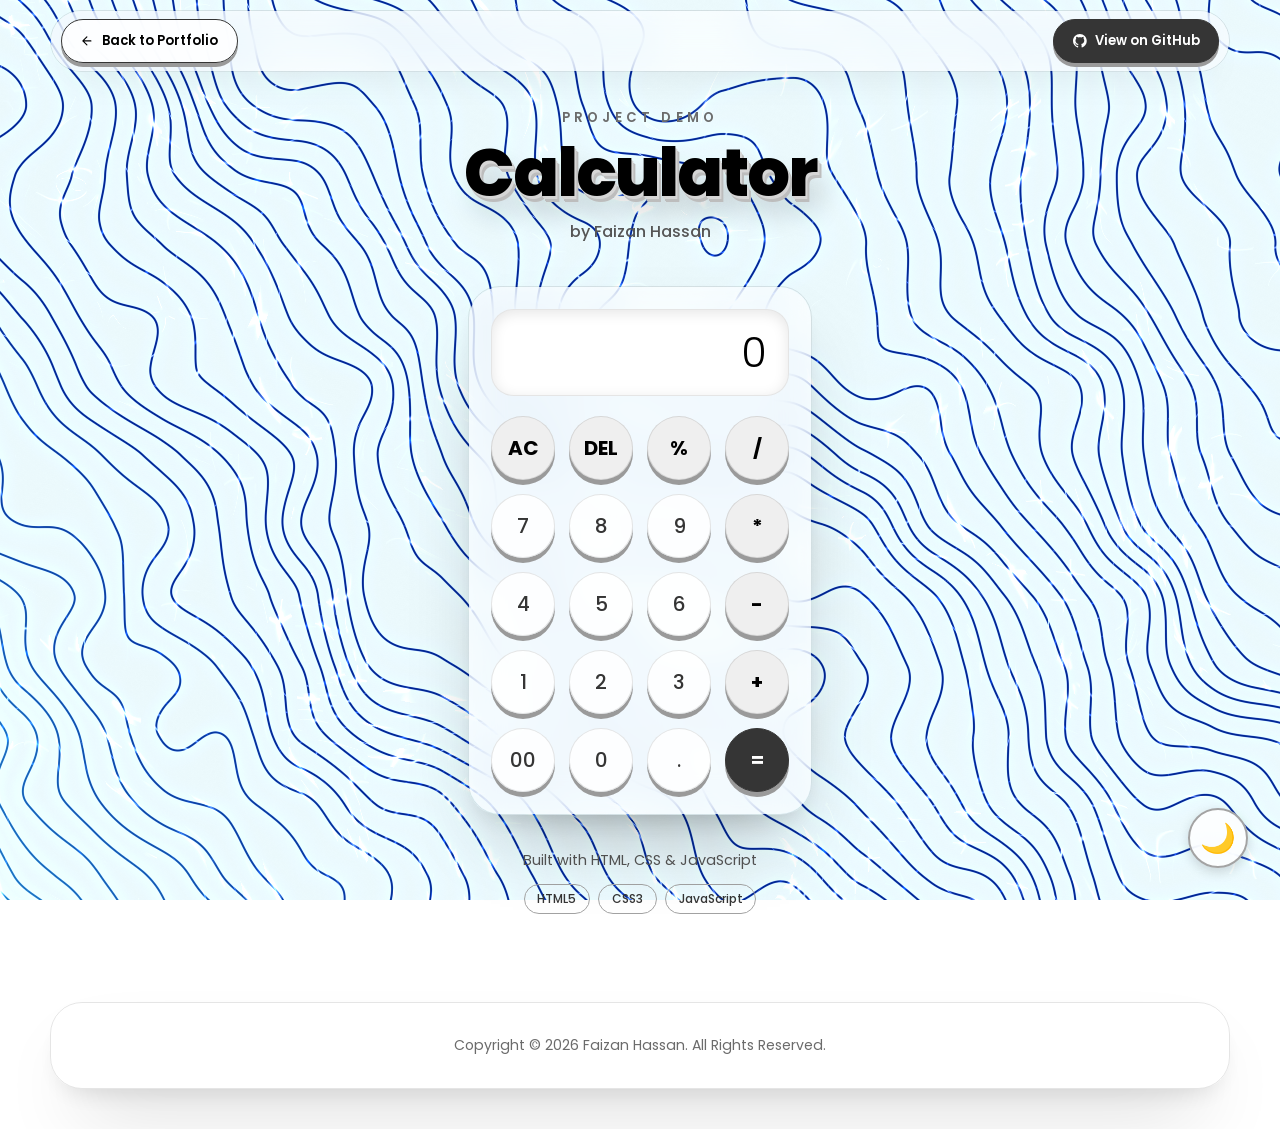
<file: projects/calculator/index.html>
<!DOCTYPE html>
<html lang="en">
  <head>
    <meta charset="UTF-8" />
    <meta name="viewport" content="width=device-width, initial-scale=1.0" />
    <title>Calculator | Faizan Hassan</title>
    <meta name="description" content="A modern, responsive calculator built with HTML, CSS, and JavaScript by Faizan Hassan" />

    <!-- Favicon -->
    <link rel="icon" type="image/x-icon" href="../../assets/profile-pic.ico" />

    <!-- The portfolio's saved theme before first paint, and the theme button -->
    <script src="../project-page.js"></script>

    <link rel="preconnect" href="https://fonts.googleapis.com" />
    <link rel="preconnect" href="https://fonts.gstatic.com" crossorigin />
    <link href="https://fonts.googleapis.com/css2?family=Poppins:wght@300;400;500;600;700;800&display=swap" rel="stylesheet" />

    <!-- The portfolio's design system, the shared demo page frame, then the calculator's own styles -->
    <link rel="stylesheet" href="../../css/style.css" />
    <link rel="stylesheet" href="../project-page.css" />
    <link rel="stylesheet" href="style.css" />

    <!-- The portfolio's Contour Embers background -->
    <script src="../../js/background.js" defer></script>
  </head>
  <body>
    <canvas class="contour-bg" aria-hidden="true"></canvas>

    <!-- Navigation Header -->
    <header class="nav scrolled project-nav">
      <a href="../../index.html#projects" class="btn btn-sm btn-ghost">
        <svg viewBox="0 0 24 24" fill="none" stroke="currentColor" stroke-width="2" stroke-linecap="round" stroke-linejoin="round" aria-hidden="true"><path d="M19 12H5M12 19l-7-7 7-7"/></svg>
        <span>Back<span class="wide-only"> to Portfolio</span></span>
      </a>

      <a href="https://github.com/Thefaizanhassan" target="_blank" rel="noopener" class="btn btn-sm btn-solid">
        <svg viewBox="0 0 24 24" fill="currentColor" aria-hidden="true"><path d="M12 0c-6.626 0-12 5.373-12 12 0 5.302 3.438 9.8 8.207 11.387.599.111.793-.261.793-.577v-2.234c-3.338.726-4.033-1.416-4.033-1.416-.546-1.387-1.333-1.756-1.333-1.756-1.089-.745.083-.729.083-.729 1.205.084 1.839 1.237 1.839 1.237 1.07 1.834 2.807 1.304 3.492.997.107-.775.418-1.305.762-1.604-2.665-.305-5.467-1.334-5.467-5.931 0-1.311.469-2.381 1.236-3.221-.124-.303-.535-1.524.117-3.176 0 0 1.008-.322 3.301 1.23.957-.266 1.983-.399 3.003-.404 1.02.005 2.047.138 3.006.404 2.291-1.552 3.297-1.23 3.297-1.23.653 1.653.242 2.874.118 3.176.77.84 1.235 1.911 1.235 3.221 0 4.609-2.807 5.624-5.479 5.921.43.372.823 1.102.823 2.222v3.293c0 .319.192.694.801.576 4.765-1.589 8.199-6.086 8.199-11.386 0-6.627-5.373-12-12-12z"/></svg>
        <span><span class="wide-only">View on </span>GitHub</span><span class="sr-only"> (opens in a new tab)</span>
      </a>
    </header>

    <main>
      <section class="block project-page">
        <div class="container project-layout">
          <!-- Project Header -->
          <header class="sec-head">
            <p class="eyebrow">Project Demo</p>
            <h1 class="sec-title">Calculator</h1>
            <p class="project-by">by Faizan Hassan</p>
          </header>

          <!-- Calculator -->
          <div class="glass calculator">
            <input type="text" id="inputBox" placeholder="0" readonly aria-label="Calculator display" />

            <div>
              <button class="button operator">AC</button>
              <button class="button operator">DEL</button>
              <button class="button operator">%</button>
              <button class="button operator">/</button>
            </div>
            <div>
              <button class="button">7</button>
              <button class="button">8</button>
              <button class="button">9</button>
              <button class="button operator">*</button>
            </div>
            <div>
              <button class="button">4</button>
              <button class="button">5</button>
              <button class="button">6</button>
              <button class="button operator">-</button>
            </div>
            <div>
              <button class="button">1</button>
              <button class="button">2</button>
              <button class="button">3</button>
              <button class="button operator">+</button>
            </div>
            <div>
              <button class="button">00</button>
              <button class="button">0</button>
              <button class="button">.</button>
              <button class="button equalBtn">=</button>
            </div>
          </div>

          <!-- Project Info -->
          <div class="project-info">
            <p>Built with HTML, CSS &amp; JavaScript</p>
            <div class="chips">
              <span class="chip">HTML5</span>
              <span class="chip">CSS3</span>
              <span class="chip">JavaScript</span>
            </div>
          </div>
        </div>
      </section>
    </main>

    <footer>
      <div class="container">
        <div class="glass foot">
          <p>Copyright &#169; <span id="year">2026</span> Faizan Hassan. All Rights Reserved.</p>
        </div>
      </div>
    </footer>

    <!-- Dark Mode Toggle Button -->
    <button id="theme-toggle" class="theme-toggle" type="button" aria-label="Toggle dark mode">
      <span class="theme-icon" aria-hidden="true">🌙</span>
    </button>

    <script src="script.js"></script>
  </body>
</html>
</file>
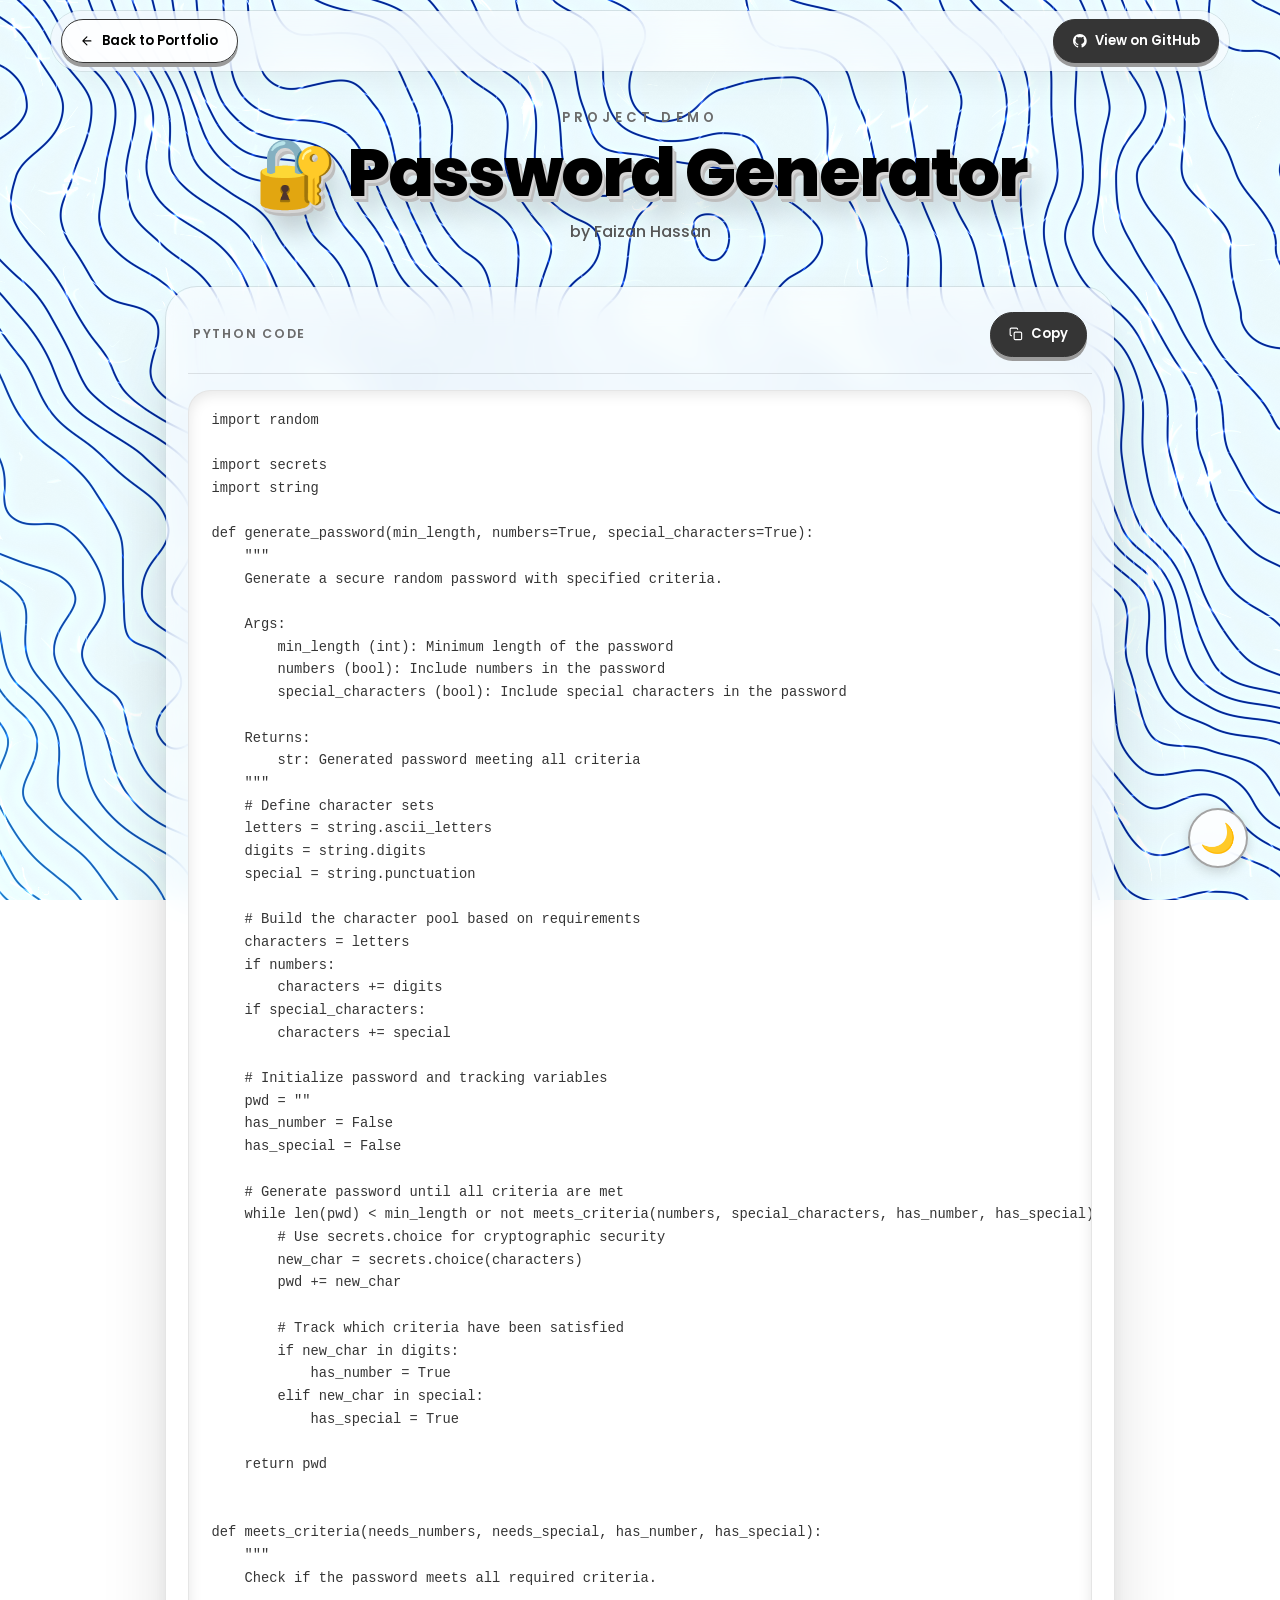
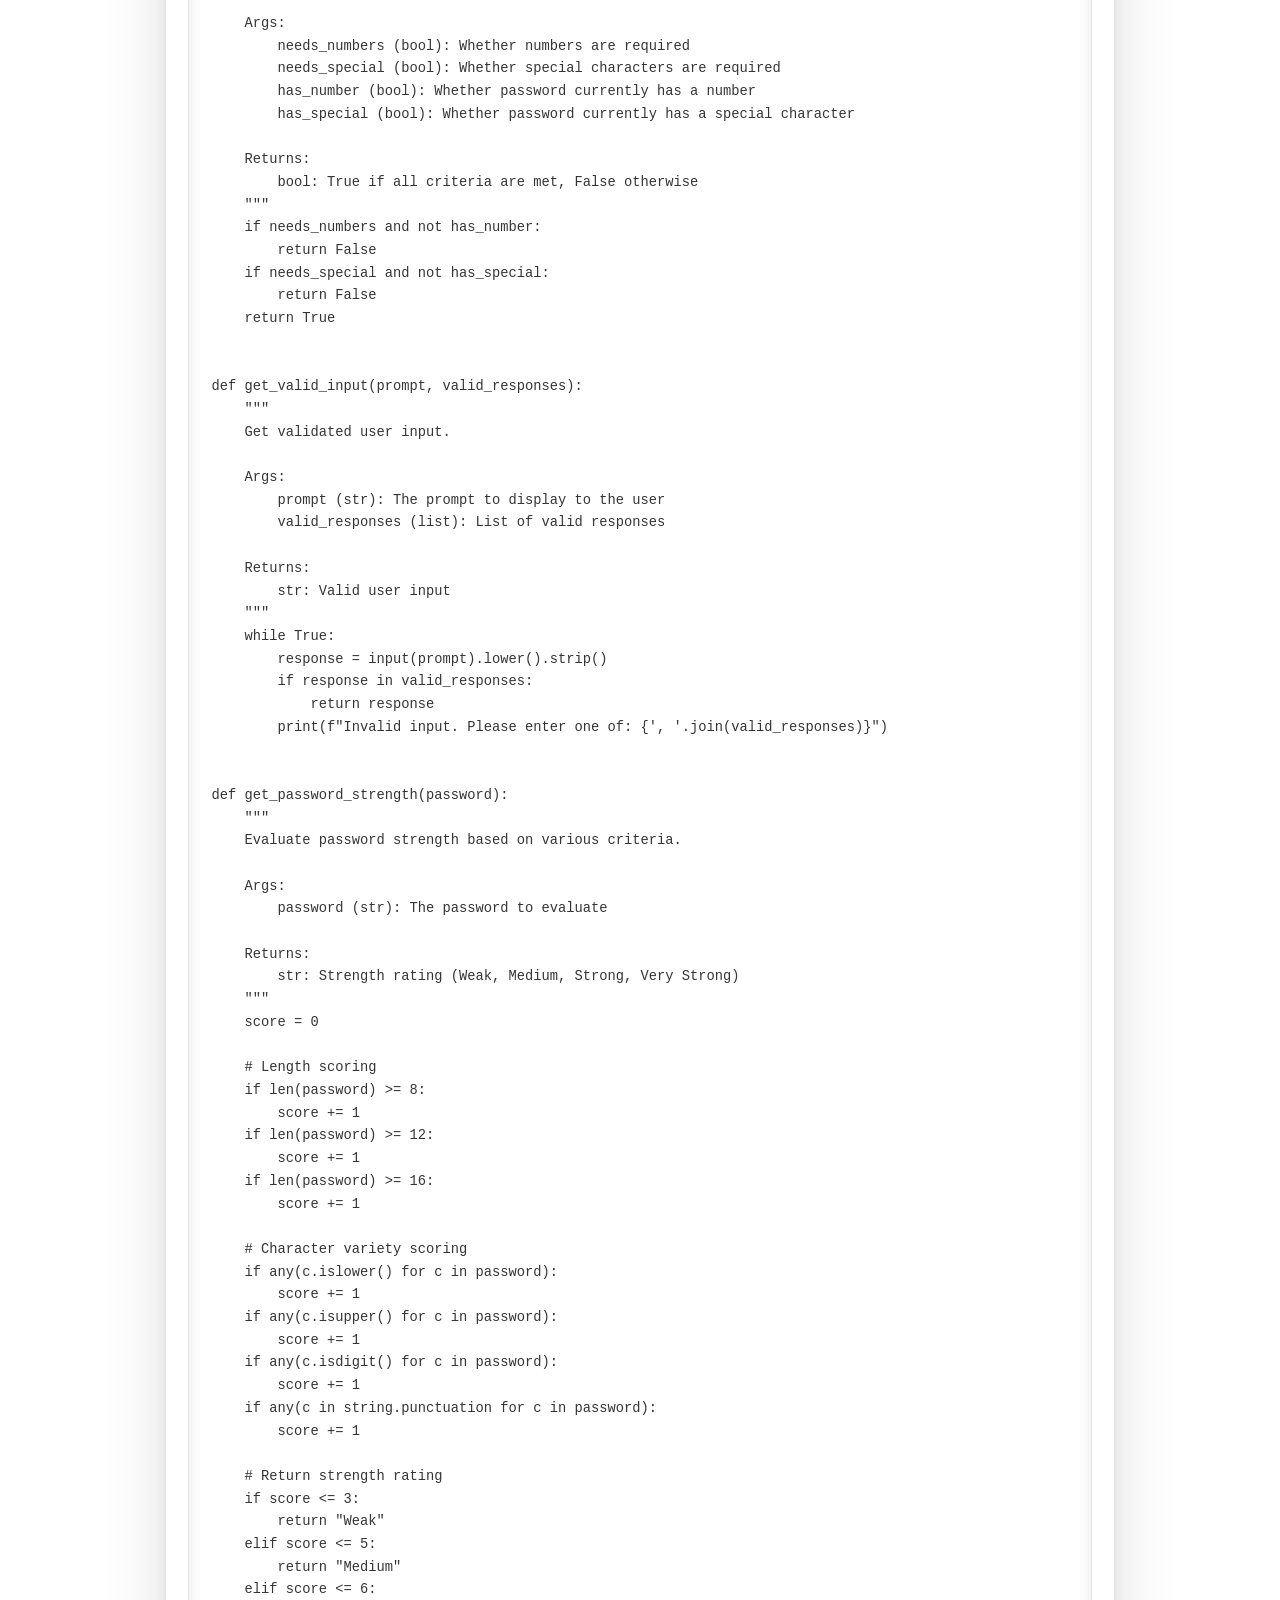
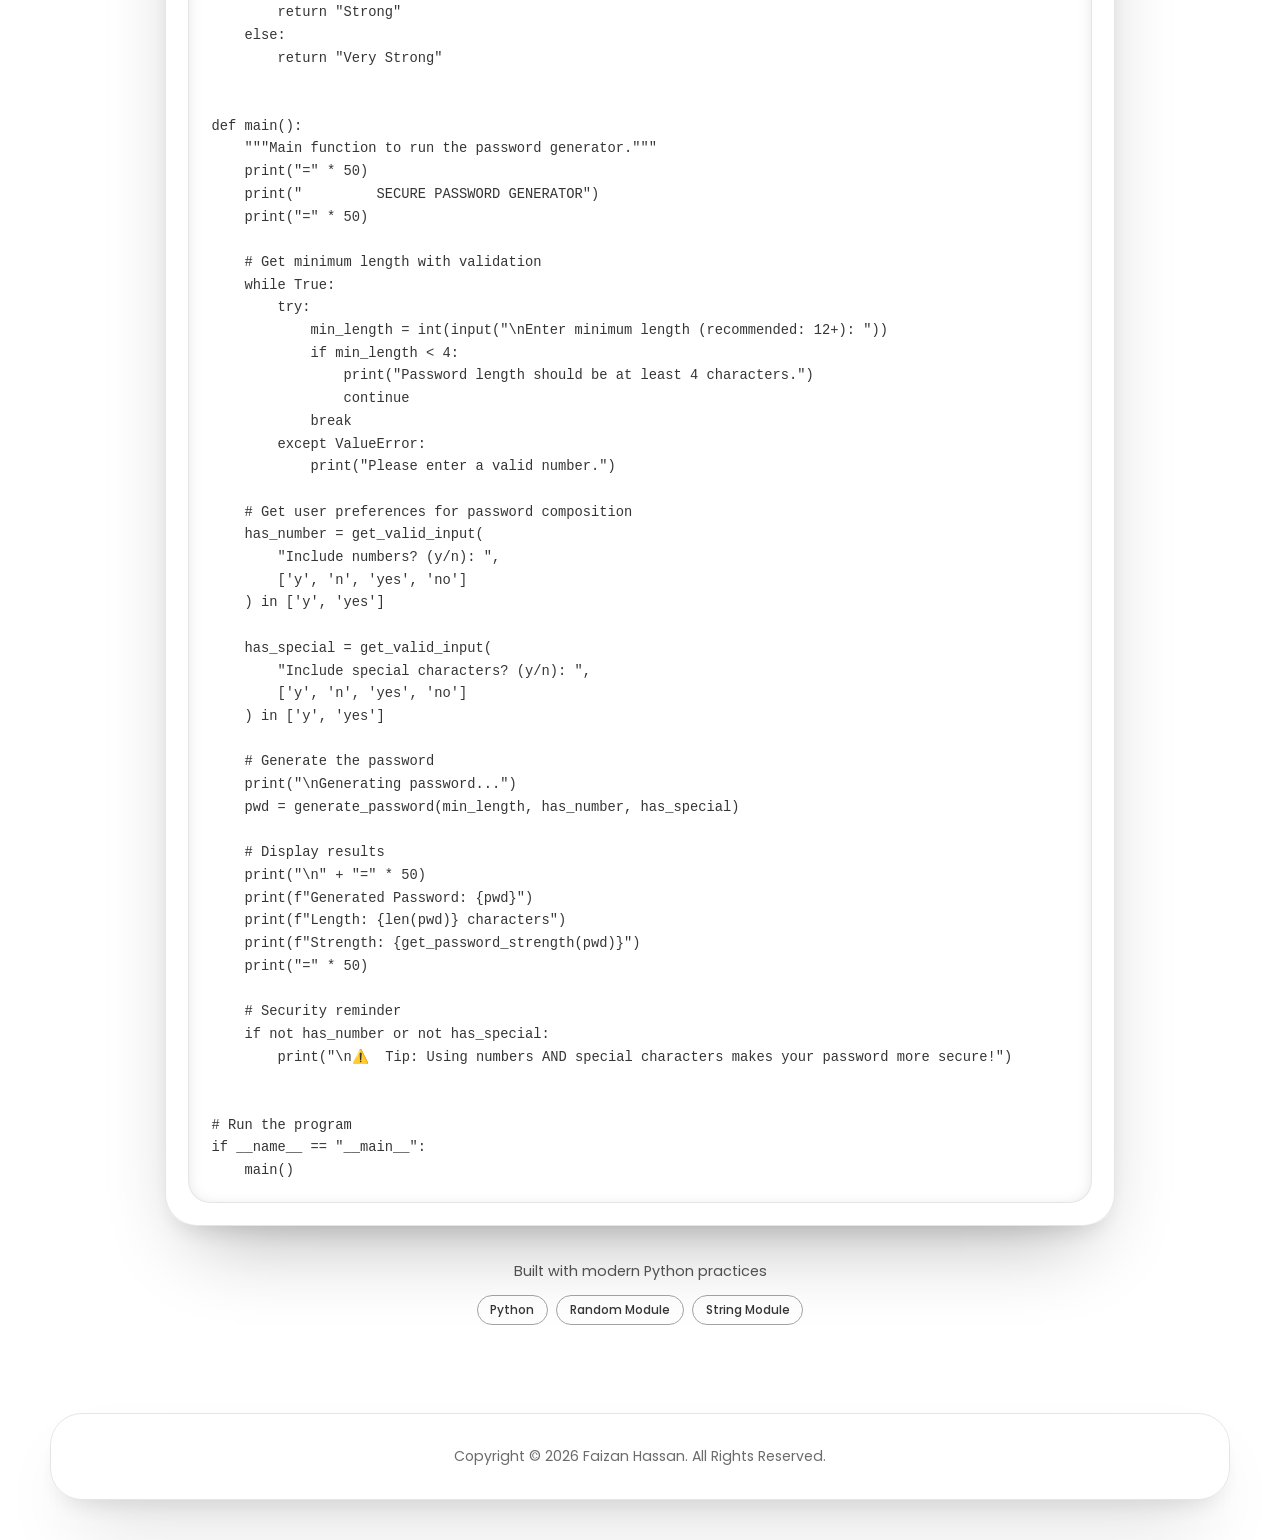
<file: projects/pythonPasswordGenerator/index.html>
<!DOCTYPE html>
<html lang="en">
<head>
    <meta charset="UTF-8">
    <meta name="viewport" content="width=device-width, initial-scale=1.0">
    <title>Python Password Generator | Faizan Hassan</title>
    <!-- Favicon -->
    <link rel="icon" type="image/x-icon" href="../../assets/profile-pic.ico" />

    <!-- The portfolio's saved theme before first paint, and the theme button -->
    <script src="../project-page.js"></script>

    <link rel="preconnect" href="https://fonts.googleapis.com" />
    <link rel="preconnect" href="https://fonts.gstatic.com" crossorigin />
    <link href="https://fonts.googleapis.com/css2?family=Poppins:wght@300;400;500;600;700;800&display=swap" rel="stylesheet" />

    <!-- The portfolio's design system, the shared demo page frame, then this page's own styles -->
    <link rel="stylesheet" href="../../css/style.css" />
    <link rel="stylesheet" href="../project-page.css" />
    <link rel="stylesheet" href="style.css">

    <!-- The portfolio's Contour Embers background -->
    <script src="../../js/background.js" defer></script>
</head>
<body>
    <canvas class="contour-bg" aria-hidden="true"></canvas>

    <!-- Navigation Header -->
    <header class="nav scrolled project-nav">
      <a href="../../index.html#projects" class="btn btn-sm btn-ghost">
        <svg viewBox="0 0 24 24" fill="none" stroke="currentColor" stroke-width="2" stroke-linecap="round" stroke-linejoin="round" aria-hidden="true"><path d="M19 12H5M12 19l-7-7 7-7"/></svg>
        <span>Back<span class="wide-only"> to Portfolio</span></span>
      </a>

      <a href="https://github.com/Thefaizanhassan/PythonPasswordGenerator" target="_blank" rel="noopener" class="btn btn-sm btn-solid">
        <svg viewBox="0 0 24 24" fill="currentColor" aria-hidden="true"><path d="M12 0c-6.626 0-12 5.373-12 12 0 5.302 3.438 9.8 8.207 11.387.599.111.793-.261.793-.577v-2.234c-3.338.726-4.033-1.416-4.033-1.416-.546-1.387-1.333-1.756-1.333-1.756-1.089-.745.083-.729.083-.729 1.205.084 1.839 1.237 1.839 1.237 1.07 1.834 2.807 1.304 3.492.997.107-.775.418-1.305.762-1.604-2.665-.305-5.467-1.334-5.467-5.931 0-1.311.469-2.381 1.236-3.221-.124-.303-.535-1.524.117-3.176 0 0 1.008-.322 3.301 1.23.957-.266 1.983-.399 3.003-.404 1.02.005 2.047.138 3.006.404 2.291-1.552 3.297-1.23 3.297-1.23.653 1.653.242 2.874.118 3.176.77.84 1.235 1.911 1.235 3.221 0 4.609-2.807 5.624-5.479 5.921.43.372.823 1.102.823 2.222v3.293c0 .319.192.694.801.576 4.765-1.589 8.199-6.086 8.199-11.386 0-6.627-5.373-12-12-12z"/></svg>
        <span><span class="wide-only">View on </span>GitHub</span><span class="sr-only"> (opens in a new tab)</span>
      </a>
    </header>

    <main>
      <section class="block project-page">
        <div class="container project-layout">
          <!-- Project Header -->
          <header class="sec-head">
            <p class="eyebrow">Project Demo</p>
            <h1 class="sec-title">🔐 Password Generator</h1>
            <p class="project-by">by Faizan Hassan</p>
          </header>

          <!-- Code -->
          <div class="glass code-container">
            <div class="code-header">
                <span class="code-label">Python Code</span>
                <div class="copied-message" id="copiedMsg">
                    <svg width="16" height="16" viewBox="0 0 24 24" fill="none" stroke="currentColor" stroke-width="2" aria-hidden="true">
                        <polyline points="20 6 9 17 4 12"></polyline>
                    </svg>
                    Copied!
                </div>
                <button class="btn btn-sm btn-solid copy-button" type="button" onclick="copyCode()">
                    <svg viewBox="0 0 24 24" fill="none" stroke="currentColor" stroke-width="2" aria-hidden="true">
                        <rect x="9" y="9" width="13" height="13" rx="2" ry="2"></rect>
                        <path d="M5 15H4a2 2 0 0 1-2-2V4a2 2 0 0 1 2-2h9a2 2 0 0 1 2 2v1"></path>
                    </svg>
                    <span>Copy</span>
                </button>
            </div>
            <pre><code id="codeSnippet">import random
<!-- import string

def generate_password(length=12):
    characters = string.ascii_letters + string.digits + string.punctuation
    password = ''.join(random.choice(characters) for _ in range(length))
    return password

# Generate a password
password = generate_password(16)
print(f"Generated Password: {password}") -->
import secrets
import string

def generate_password(min_length, numbers=True, special_characters=True):
    """
    Generate a secure random password with specified criteria.
    
    Args:
        min_length (int): Minimum length of the password
        numbers (bool): Include numbers in the password
        special_characters (bool): Include special characters in the password
    
    Returns:
        str: Generated password meeting all criteria
    """
    # Define character sets
    letters = string.ascii_letters
    digits = string.digits
    special = string.punctuation

    # Build the character pool based on requirements
    characters = letters
    if numbers:
        characters += digits
    if special_characters:
        characters += special

    # Initialize password and tracking variables
    pwd = ""
    has_number = False
    has_special = False

    # Generate password until all criteria are met
    while len(pwd) < min_length or not meets_criteria(numbers, special_characters, has_number, has_special):
        # Use secrets.choice for cryptographic security
        new_char = secrets.choice(characters)
        pwd += new_char
        
        # Track which criteria have been satisfied
        if new_char in digits:
            has_number = True
        elif new_char in special:
            has_special = True

    return pwd


def meets_criteria(needs_numbers, needs_special, has_number, has_special):
    """
    Check if the password meets all required criteria.
    
    Args:
        needs_numbers (bool): Whether numbers are required
        needs_special (bool): Whether special characters are required
        has_number (bool): Whether password currently has a number
        has_special (bool): Whether password currently has a special character
    
    Returns:
        bool: True if all criteria are met, False otherwise
    """
    if needs_numbers and not has_number:
        return False
    if needs_special and not has_special:
        return False
    return True


def get_valid_input(prompt, valid_responses):
    """
    Get validated user input.
    
    Args:
        prompt (str): The prompt to display to the user
        valid_responses (list): List of valid responses
    
    Returns:
        str: Valid user input
    """
    while True:
        response = input(prompt).lower().strip()
        if response in valid_responses:
            return response
        print(f"Invalid input. Please enter one of: {', '.join(valid_responses)}")


def get_password_strength(password):
    """
    Evaluate password strength based on various criteria.
    
    Args:
        password (str): The password to evaluate
    
    Returns:
        str: Strength rating (Weak, Medium, Strong, Very Strong)
    """
    score = 0
    
    # Length scoring
    if len(password) >= 8:
        score += 1
    if len(password) >= 12:
        score += 1
    if len(password) >= 16:
        score += 1
    
    # Character variety scoring
    if any(c.islower() for c in password):
        score += 1
    if any(c.isupper() for c in password):
        score += 1
    if any(c.isdigit() for c in password):
        score += 1
    if any(c in string.punctuation for c in password):
        score += 1
    
    # Return strength rating
    if score <= 3:
        return "Weak"
    elif score <= 5:
        return "Medium"
    elif score <= 6:
        return "Strong"
    else:
        return "Very Strong"


def main():
    """Main function to run the password generator."""
    print("=" * 50)
    print("         SECURE PASSWORD GENERATOR")
    print("=" * 50)
    
    # Get minimum length with validation
    while True:
        try:
            min_length = int(input("\nEnter minimum length (recommended: 12+): "))
            if min_length < 4:
                print("Password length should be at least 4 characters.")
                continue
            break
        except ValueError:
            print("Please enter a valid number.")
    
    # Get user preferences for password composition
    has_number = get_valid_input(
        "Include numbers? (y/n): ", 
        ['y', 'n', 'yes', 'no']
    ) in ['y', 'yes']
    
    has_special = get_valid_input(
        "Include special characters? (y/n): ", 
        ['y', 'n', 'yes', 'no']
    ) in ['y', 'yes']
    
    # Generate the password
    print("\nGenerating password...")
    pwd = generate_password(min_length, has_number, has_special)
    
    # Display results
    print("\n" + "=" * 50)
    print(f"Generated Password: {pwd}")
    print(f"Length: {len(pwd)} characters")
    print(f"Strength: {get_password_strength(pwd)}")
    print("=" * 50)
    
    # Security reminder
    if not has_number or not has_special:
        print("\n⚠️  Tip: Using numbers AND special characters makes your password more secure!")


# Run the program
if __name__ == "__main__":
    main()
</code></pre>
          </div>

          <!-- Project Info -->
          <div class="project-info">
            <p>Built with modern Python practices</p>
            <div class="chips">
              <span class="chip">Python</span>
              <span class="chip">Random Module</span>
              <span class="chip">String Module</span>
            </div>
          </div>
        </div>
      </section>
    </main>

    <footer>
      <div class="container">
        <div class="glass foot">
          <p>Copyright &#169; <span id="year">2026</span> Faizan Hassan. All Rights Reserved.</p>
        </div>
      </div>
    </footer>

    <!-- Dark Mode Toggle Button -->
    <button id="theme-toggle" class="theme-toggle" type="button" aria-label="Toggle dark mode">
      <span class="theme-icon" aria-hidden="true">🌙</span>
    </button>

    <script>
        function copyCode() {
            const code = document.getElementById('codeSnippet').textContent;
            navigator.clipboard.writeText(code).then(() => {
                const message = document.getElementById('copiedMsg');
                message.style.display = 'flex';
                setTimeout(() => {
                    message.style.display = 'none';
                }, 1500);
            }).catch(err => {
                console.error('Failed to copy text: ', err);
                alert('Failed to copy code.');
            });
        }
    </script>
</body>
</html>
</file>
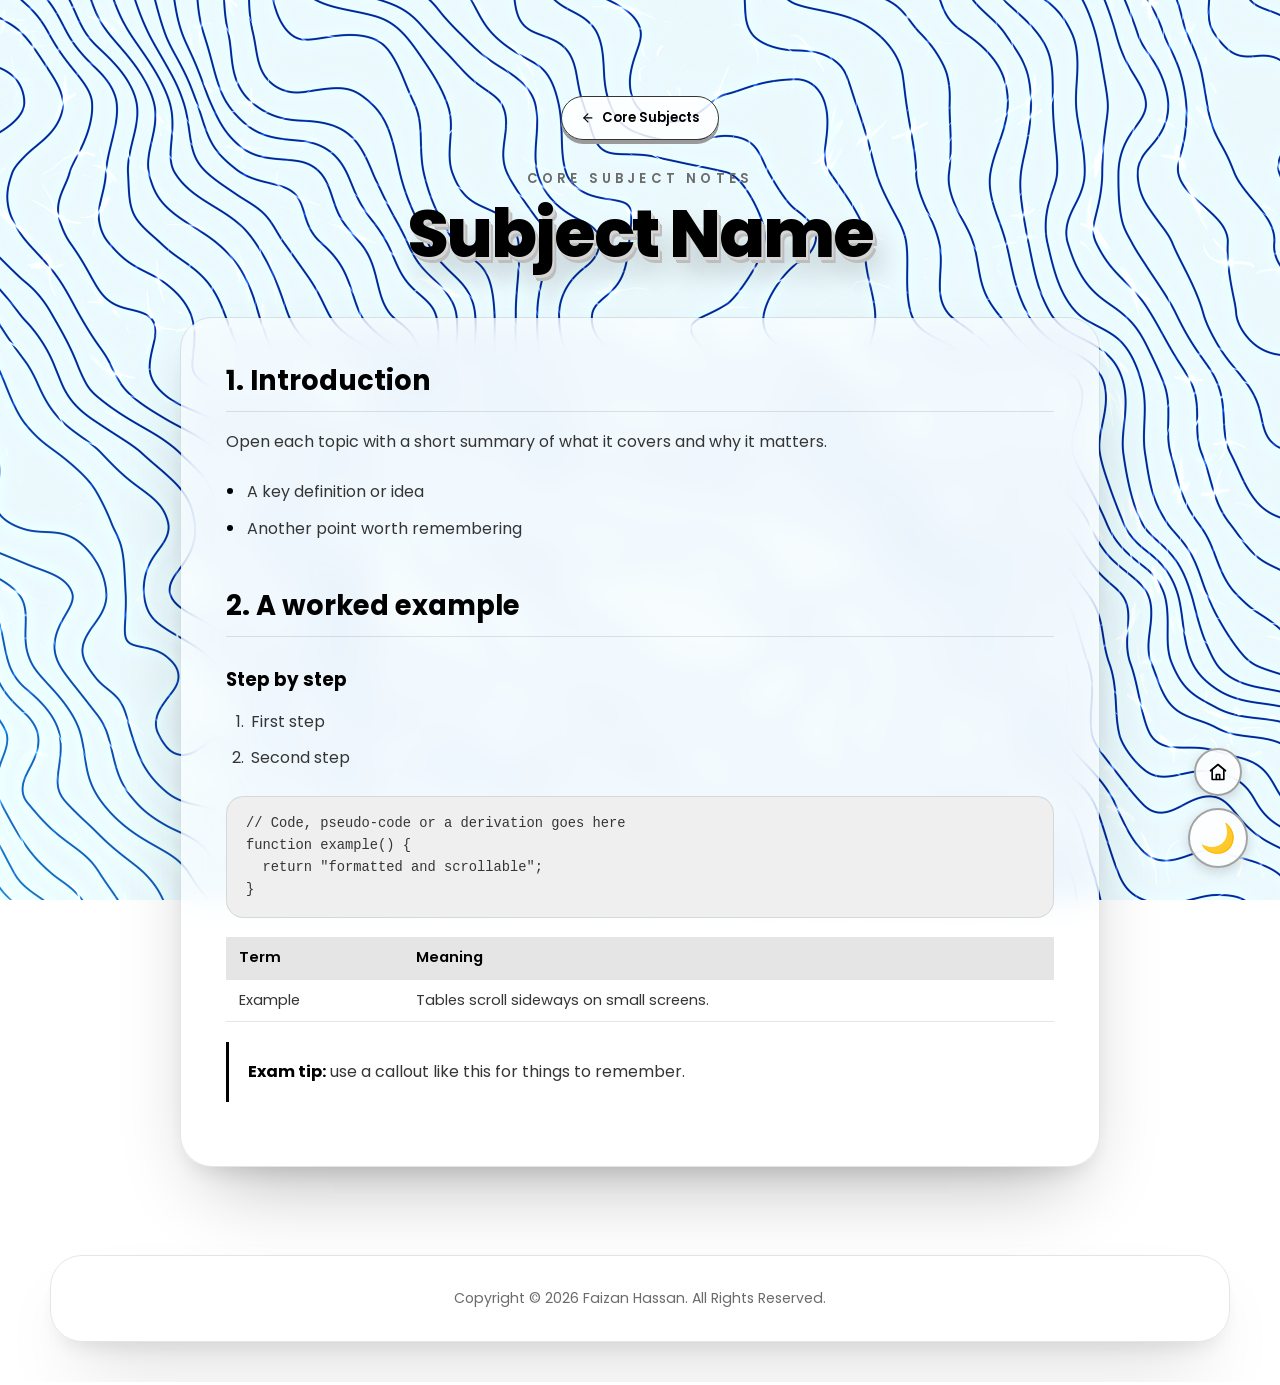
<file: notes/_template.html>
<!DOCTYPE html>
<!--
  NOTES PAGE TEMPLATE
  To add notes for a subject:
    1. Copy this file to notes/<subject-name>.html (lowercase, words joined by "-"),
       e.g. notes/operating-systems.html.
    2. Replace "Subject Name" below (title, description, heading) with the subject.
    3. Write the notes between NOTES START and NOTES END.
    4. Link it from the Core Subjects marquee: add { name, href } to js/data/subjects.js.
  Files starting with "_" are not published by GitHub Pages, so this template stays private.
-->
<html lang="en">
  <head>
    <meta charset="UTF-8" />
    <meta name="viewport" content="width=device-width, initial-scale=1.0" />
    <title>Subject Name Notes | Faizan Hassan</title>
    <meta name="description" content="Faizan Hassan's study notes on Subject Name." />
    <meta name="author" content="Faizan Hassan" />
    <link rel="icon" type="image/x-icon" href="../assets/profile-pic.ico" />

    <!-- Saved theme before first paint (the portfolio's "theme" key), plus Home and theme buttons -->
    <script src="notes-theme.js"></script>

    <link rel="preconnect" href="https://fonts.googleapis.com" />
    <link rel="preconnect" href="https://fonts.gstatic.com" crossorigin />
    <link href="https://fonts.googleapis.com/css2?family=Poppins:wght@300;400;500;600;700;800&display=swap" rel="stylesheet" />

    <!-- The portfolio's design system first, then the notes reading styles -->
    <link rel="stylesheet" href="../css/style.css" />
    <link rel="stylesheet" href="notes-theme.css" />

    <!-- The portfolio's Contour Embers background -->
    <script src="../js/background.js" defer></script>
  </head>

  <body>
    <canvas class="contour-bg" aria-hidden="true"></canvas>

    <main>
      <section class="block notes-page">
        <div class="container notes-layout">
          <header class="sec-head notes-head">
            <a class="btn btn-sm btn-ghost notes-back" href="../index.html#subjects">
              <svg viewBox="0 0 24 24" fill="none" stroke="currentColor" stroke-width="2" stroke-linecap="round" stroke-linejoin="round" aria-hidden="true"><path d="M19 12H5"/><path d="m12 19-7-7 7-7"/></svg>
              Core Subjects
            </a>
            <p class="eyebrow">Core Subject Notes</p>
            <h1 class="sec-title">Subject Name</h1>
          </header>

          <article class="glass notes-article">
            <!-- ============ NOTES START ============
                 Replace these example topics with your notes. Give each topic a <section> with an
                 id and an <h2>, then use <h3>, <p>, <ul> / <ol>, <pre><code>, <blockquote> and
                 <div class="notes-table"><table>…</table></div>. -->
            <section id="introduction">
              <h2>1. Introduction</h2>
              <p>Open each topic with a short summary of what it covers and why it matters.</p>
              <ul>
                <li>A key definition or idea</li>
                <li>Another point worth remembering</li>
              </ul>
            </section>

            <section id="worked-example">
              <h2>2. A worked example</h2>
              <h3>Step by step</h3>
              <ol>
                <li>First step</li>
                <li>Second step</li>
              </ol>
              <pre><code>// Code, pseudo-code or a derivation goes here
function example() {
  return "formatted and scrollable";
}</code></pre>
              <div class="notes-table">
                <table>
                  <thead>
                    <tr><th>Term</th><th>Meaning</th></tr>
                  </thead>
                  <tbody>
                    <tr><td>Example</td><td>Tables scroll sideways on small screens.</td></tr>
                  </tbody>
                </table>
              </div>
              <blockquote>
                <p><strong>Exam tip:</strong> use a callout like this for things to remember.</p>
              </blockquote>
            </section>
            <!-- ============ NOTES END ============ -->
          </article>
        </div>
      </section>
    </main>

    <footer>
      <div class="container">
        <div class="glass foot">
          <p>Copyright &#169; <span id="year">2026</span> Faizan Hassan. All Rights Reserved.</p>
        </div>
      </div>
    </footer>
  </body>
</html>
</file>
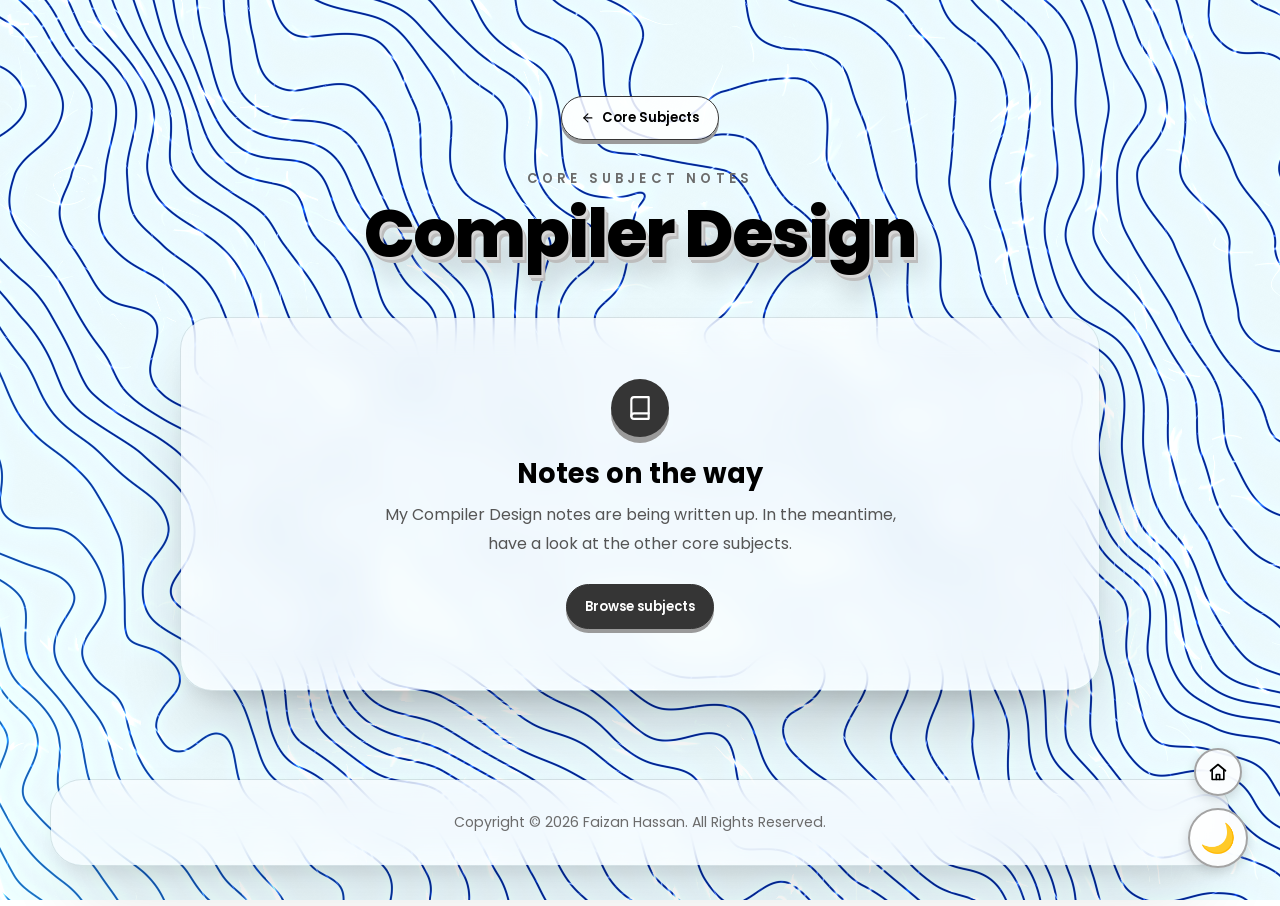
<file: notes/compiler-design.html>
<!DOCTYPE html>
<!-- Compiler Design notes. Built from notes/_template.html (see "Adding a subject" in README.md). -->
<html lang="en">
  <head>
    <meta charset="UTF-8" />
    <meta name="viewport" content="width=device-width, initial-scale=1.0" />
    <title>Compiler Design Notes | Faizan Hassan</title>
    <meta name="description" content="Faizan Hassan's study notes on Compiler Design." />
    <meta name="author" content="Faizan Hassan" />
    <link rel="icon" type="image/x-icon" href="../assets/profile-pic.ico" />

    <!-- Saved theme before first paint (the portfolio's "theme" key), plus Home and theme buttons -->
    <script src="notes-theme.js"></script>

    <link rel="preconnect" href="https://fonts.googleapis.com" />
    <link rel="preconnect" href="https://fonts.gstatic.com" crossorigin />
    <link href="https://fonts.googleapis.com/css2?family=Poppins:wght@300;400;500;600;700;800&display=swap" rel="stylesheet" />

    <!-- The portfolio's design system first, then the notes reading styles -->
    <link rel="stylesheet" href="../css/style.css" />
    <link rel="stylesheet" href="notes-theme.css" />

    <!-- The portfolio's Contour Embers background -->
    <script src="../js/background.js" defer></script>
  </head>

  <body>
    <canvas class="contour-bg" aria-hidden="true"></canvas>

    <main>
      <section class="block notes-page">
        <div class="container notes-layout">
          <header class="sec-head notes-head">
            <a class="btn btn-sm btn-ghost notes-back" href="../index.html#subjects">
              <svg viewBox="0 0 24 24" fill="none" stroke="currentColor" stroke-width="2" stroke-linecap="round" stroke-linejoin="round" aria-hidden="true"><path d="M19 12H5"/><path d="m12 19-7-7 7-7"/></svg>
              Core Subjects
            </a>
            <p class="eyebrow">Core Subject Notes</p>
            <h1 class="sec-title">Compiler Design</h1>
          </header>

          <article class="glass notes-article">
            <!-- ============ NOTES START ============
                 The notes for this subject are not written yet. Replace the card below with them;
                 notes/_template.html shows how to lay out topics, lists, code and tables. -->
            <div class="notes-empty">
              <div class="stat-icon" aria-hidden="true">
                <svg viewBox="0 0 24 24" fill="none" stroke="currentColor" stroke-width="2" stroke-linecap="round" stroke-linejoin="round"><path d="M4 19.5A2.5 2.5 0 0 1 6.5 17H20"/><path d="M6.5 2H20v20H6.5A2.5 2.5 0 0 1 4 19.5v-15A2.5 2.5 0 0 1 6.5 2Z"/></svg>
              </div>
              <h2>Notes on the way</h2>
              <p>My Compiler Design notes are being written up. In the meantime, have a look at the other core subjects.</p>
              <div class="btn-row">
                <a class="btn btn-sm btn-solid" href="../index.html#subjects">Browse subjects</a>
              </div>
            </div>
            <!-- ============ NOTES END ============ -->
          </article>
        </div>
      </section>
    </main>

    <footer>
      <div class="container">
        <div class="glass foot">
          <p>Copyright &#169; <span id="year">2026</span> Faizan Hassan. All Rights Reserved.</p>
        </div>
      </div>
    </footer>
  </body>
</html>
</file>
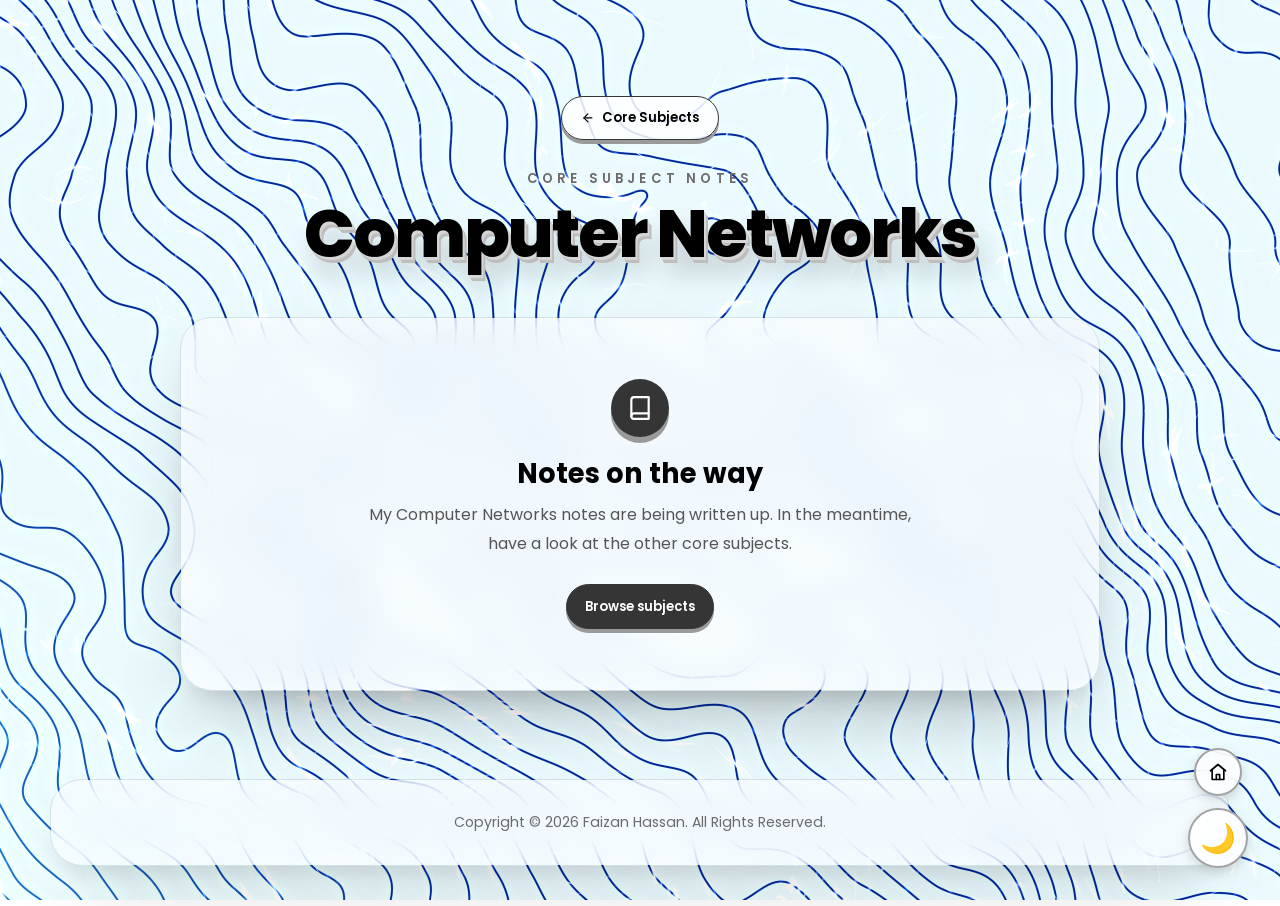
<file: notes/computer-networks.html>
<!DOCTYPE html>
<!-- Computer Networks notes. Built from notes/_template.html (see "Adding a subject" in README.md). -->
<html lang="en">
  <head>
    <meta charset="UTF-8" />
    <meta name="viewport" content="width=device-width, initial-scale=1.0" />
    <title>Computer Networks Notes | Faizan Hassan</title>
    <meta name="description" content="Faizan Hassan's study notes on Computer Networks." />
    <meta name="author" content="Faizan Hassan" />
    <link rel="icon" type="image/x-icon" href="../assets/profile-pic.ico" />

    <!-- Saved theme before first paint (the portfolio's "theme" key), plus Home and theme buttons -->
    <script src="notes-theme.js"></script>

    <link rel="preconnect" href="https://fonts.googleapis.com" />
    <link rel="preconnect" href="https://fonts.gstatic.com" crossorigin />
    <link href="https://fonts.googleapis.com/css2?family=Poppins:wght@300;400;500;600;700;800&display=swap" rel="stylesheet" />

    <!-- The portfolio's design system first, then the notes reading styles -->
    <link rel="stylesheet" href="../css/style.css" />
    <link rel="stylesheet" href="notes-theme.css" />

    <!-- The portfolio's Contour Embers background -->
    <script src="../js/background.js" defer></script>
  </head>

  <body>
    <canvas class="contour-bg" aria-hidden="true"></canvas>

    <main>
      <section class="block notes-page">
        <div class="container notes-layout">
          <header class="sec-head notes-head">
            <a class="btn btn-sm btn-ghost notes-back" href="../index.html#subjects">
              <svg viewBox="0 0 24 24" fill="none" stroke="currentColor" stroke-width="2" stroke-linecap="round" stroke-linejoin="round" aria-hidden="true"><path d="M19 12H5"/><path d="m12 19-7-7 7-7"/></svg>
              Core Subjects
            </a>
            <p class="eyebrow">Core Subject Notes</p>
            <h1 class="sec-title">Computer Networks</h1>
          </header>

          <article class="glass notes-article">
            <!-- ============ NOTES START ============
                 The notes for this subject are not written yet. Replace the card below with them;
                 notes/_template.html shows how to lay out topics, lists, code and tables. -->
            <div class="notes-empty">
              <div class="stat-icon" aria-hidden="true">
                <svg viewBox="0 0 24 24" fill="none" stroke="currentColor" stroke-width="2" stroke-linecap="round" stroke-linejoin="round"><path d="M4 19.5A2.5 2.5 0 0 1 6.5 17H20"/><path d="M6.5 2H20v20H6.5A2.5 2.5 0 0 1 4 19.5v-15A2.5 2.5 0 0 1 6.5 2Z"/></svg>
              </div>
              <h2>Notes on the way</h2>
              <p>My Computer Networks notes are being written up. In the meantime, have a look at the other core subjects.</p>
              <div class="btn-row">
                <a class="btn btn-sm btn-solid" href="../index.html#subjects">Browse subjects</a>
              </div>
            </div>
            <!-- ============ NOTES END ============ -->
          </article>
        </div>
      </section>
    </main>

    <footer>
      <div class="container">
        <div class="glass foot">
          <p>Copyright &#169; <span id="year">2026</span> Faizan Hassan. All Rights Reserved.</p>
        </div>
      </div>
    </footer>
  </body>
</html>
</file>
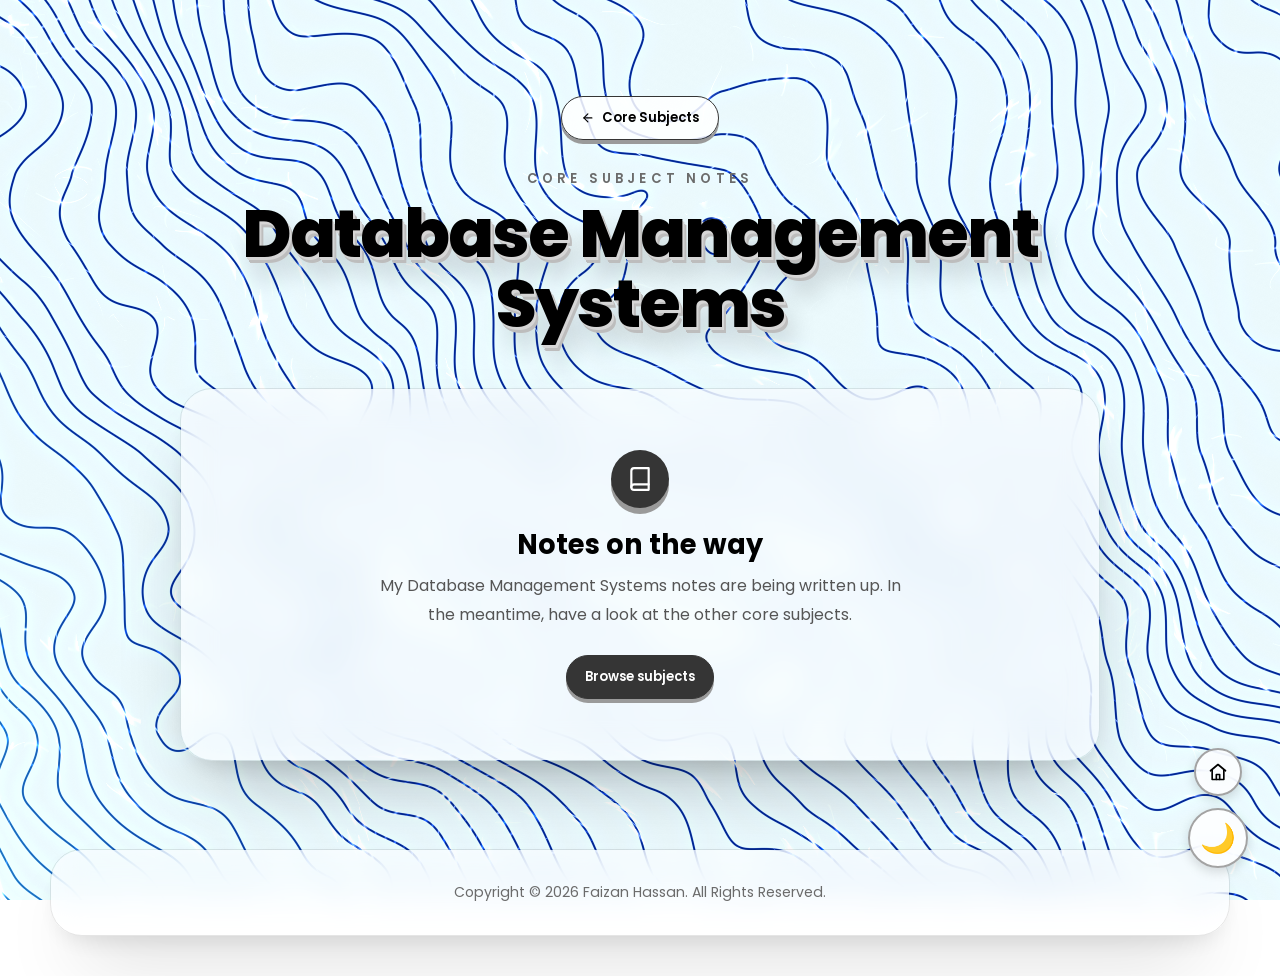
<file: notes/database-management-systems.html>
<!DOCTYPE html>
<!-- Database Management Systems notes. Built from notes/_template.html (see "Adding a subject" in README.md). -->
<html lang="en">
  <head>
    <meta charset="UTF-8" />
    <meta name="viewport" content="width=device-width, initial-scale=1.0" />
    <title>Database Management Systems Notes | Faizan Hassan</title>
    <meta name="description" content="Faizan Hassan's study notes on Database Management Systems." />
    <meta name="author" content="Faizan Hassan" />
    <link rel="icon" type="image/x-icon" href="../assets/profile-pic.ico" />

    <!-- Saved theme before first paint (the portfolio's "theme" key), plus Home and theme buttons -->
    <script src="notes-theme.js"></script>

    <link rel="preconnect" href="https://fonts.googleapis.com" />
    <link rel="preconnect" href="https://fonts.gstatic.com" crossorigin />
    <link href="https://fonts.googleapis.com/css2?family=Poppins:wght@300;400;500;600;700;800&display=swap" rel="stylesheet" />

    <!-- The portfolio's design system first, then the notes reading styles -->
    <link rel="stylesheet" href="../css/style.css" />
    <link rel="stylesheet" href="notes-theme.css" />

    <!-- The portfolio's Contour Embers background -->
    <script src="../js/background.js" defer></script>
  </head>

  <body>
    <canvas class="contour-bg" aria-hidden="true"></canvas>

    <main>
      <section class="block notes-page">
        <div class="container notes-layout">
          <header class="sec-head notes-head">
            <a class="btn btn-sm btn-ghost notes-back" href="../index.html#subjects">
              <svg viewBox="0 0 24 24" fill="none" stroke="currentColor" stroke-width="2" stroke-linecap="round" stroke-linejoin="round" aria-hidden="true"><path d="M19 12H5"/><path d="m12 19-7-7 7-7"/></svg>
              Core Subjects
            </a>
            <p class="eyebrow">Core Subject Notes</p>
            <h1 class="sec-title">Database Management Systems</h1>
          </header>

          <article class="glass notes-article">
            <!-- ============ NOTES START ============
                 The notes for this subject are not written yet. Replace the card below with them;
                 notes/_template.html shows how to lay out topics, lists, code and tables. -->
            <div class="notes-empty">
              <div class="stat-icon" aria-hidden="true">
                <svg viewBox="0 0 24 24" fill="none" stroke="currentColor" stroke-width="2" stroke-linecap="round" stroke-linejoin="round"><path d="M4 19.5A2.5 2.5 0 0 1 6.5 17H20"/><path d="M6.5 2H20v20H6.5A2.5 2.5 0 0 1 4 19.5v-15A2.5 2.5 0 0 1 6.5 2Z"/></svg>
              </div>
              <h2>Notes on the way</h2>
              <p>My Database Management Systems notes are being written up. In the meantime, have a look at the other core subjects.</p>
              <div class="btn-row">
                <a class="btn btn-sm btn-solid" href="../index.html#subjects">Browse subjects</a>
              </div>
            </div>
            <!-- ============ NOTES END ============ -->
          </article>
        </div>
      </section>
    </main>

    <footer>
      <div class="container">
        <div class="glass foot">
          <p>Copyright &#169; <span id="year">2026</span> Faizan Hassan. All Rights Reserved.</p>
        </div>
      </div>
    </footer>
  </body>
</html>
</file>
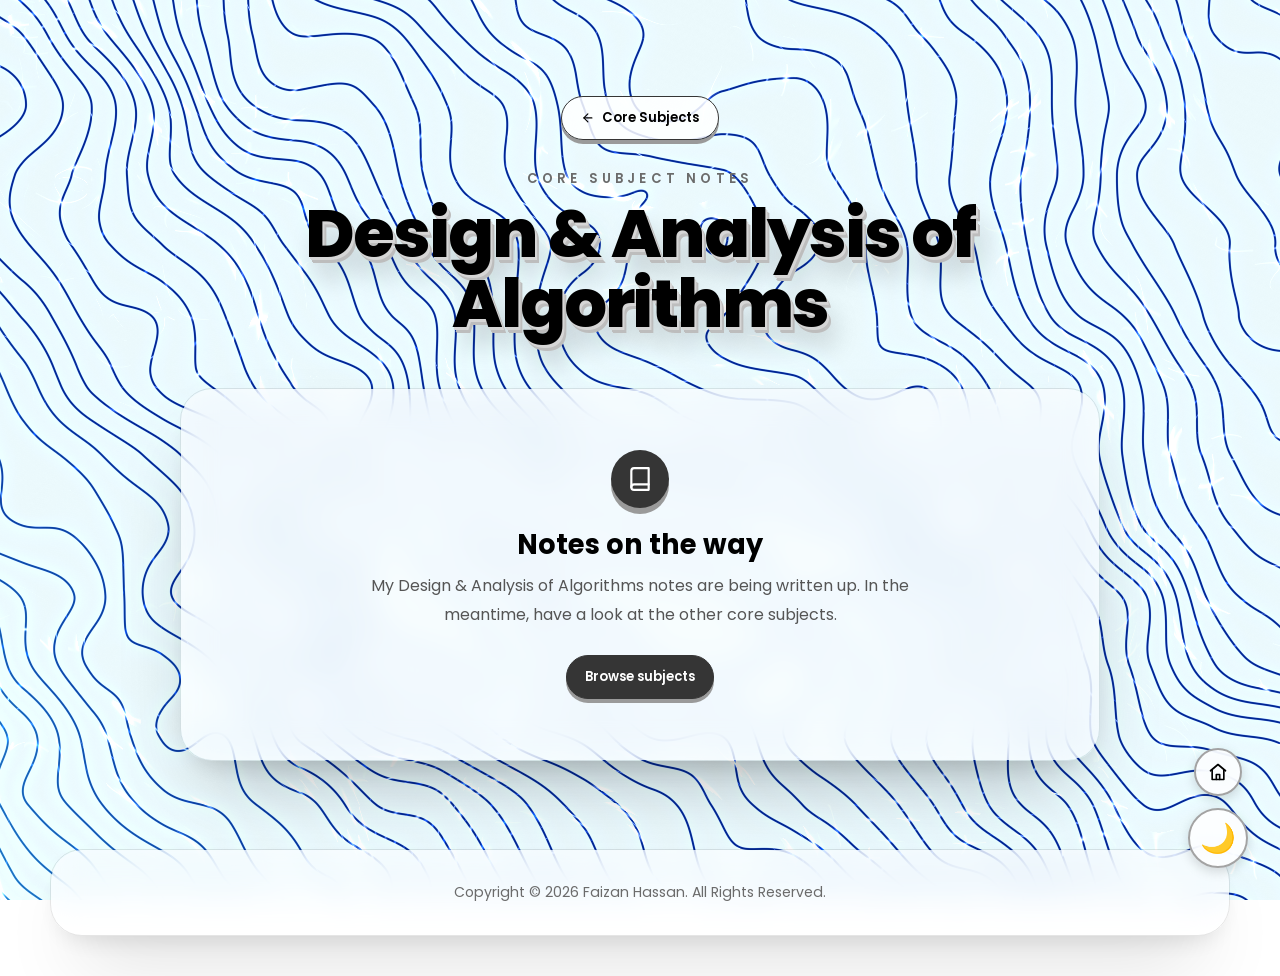
<file: notes/design-and-analysis-of-algorithms.html>
<!DOCTYPE html>
<!-- Design &amp; Analysis of Algorithms notes. Built from notes/_template.html (see "Adding a subject" in README.md). -->
<html lang="en">
  <head>
    <meta charset="UTF-8" />
    <meta name="viewport" content="width=device-width, initial-scale=1.0" />
    <title>Design &amp; Analysis of Algorithms Notes | Faizan Hassan</title>
    <meta name="description" content="Faizan Hassan's study notes on Design &amp; Analysis of Algorithms." />
    <meta name="author" content="Faizan Hassan" />
    <link rel="icon" type="image/x-icon" href="../assets/profile-pic.ico" />

    <!-- Saved theme before first paint (the portfolio's "theme" key), plus Home and theme buttons -->
    <script src="notes-theme.js"></script>

    <link rel="preconnect" href="https://fonts.googleapis.com" />
    <link rel="preconnect" href="https://fonts.gstatic.com" crossorigin />
    <link href="https://fonts.googleapis.com/css2?family=Poppins:wght@300;400;500;600;700;800&display=swap" rel="stylesheet" />

    <!-- The portfolio's design system first, then the notes reading styles -->
    <link rel="stylesheet" href="../css/style.css" />
    <link rel="stylesheet" href="notes-theme.css" />

    <!-- The portfolio's Contour Embers background -->
    <script src="../js/background.js" defer></script>
  </head>

  <body>
    <canvas class="contour-bg" aria-hidden="true"></canvas>

    <main>
      <section class="block notes-page">
        <div class="container notes-layout">
          <header class="sec-head notes-head">
            <a class="btn btn-sm btn-ghost notes-back" href="../index.html#subjects">
              <svg viewBox="0 0 24 24" fill="none" stroke="currentColor" stroke-width="2" stroke-linecap="round" stroke-linejoin="round" aria-hidden="true"><path d="M19 12H5"/><path d="m12 19-7-7 7-7"/></svg>
              Core Subjects
            </a>
            <p class="eyebrow">Core Subject Notes</p>
            <h1 class="sec-title">Design &amp; Analysis of Algorithms</h1>
          </header>

          <article class="glass notes-article">
            <!-- ============ NOTES START ============
                 The notes for this subject are not written yet. Replace the card below with them;
                 notes/_template.html shows how to lay out topics, lists, code and tables. -->
            <div class="notes-empty">
              <div class="stat-icon" aria-hidden="true">
                <svg viewBox="0 0 24 24" fill="none" stroke="currentColor" stroke-width="2" stroke-linecap="round" stroke-linejoin="round"><path d="M4 19.5A2.5 2.5 0 0 1 6.5 17H20"/><path d="M6.5 2H20v20H6.5A2.5 2.5 0 0 1 4 19.5v-15A2.5 2.5 0 0 1 6.5 2Z"/></svg>
              </div>
              <h2>Notes on the way</h2>
              <p>My Design &amp; Analysis of Algorithms notes are being written up. In the meantime, have a look at the other core subjects.</p>
              <div class="btn-row">
                <a class="btn btn-sm btn-solid" href="../index.html#subjects">Browse subjects</a>
              </div>
            </div>
            <!-- ============ NOTES END ============ -->
          </article>
        </div>
      </section>
    </main>

    <footer>
      <div class="container">
        <div class="glass foot">
          <p>Copyright &#169; <span id="year">2026</span> Faizan Hassan. All Rights Reserved.</p>
        </div>
      </div>
    </footer>
  </body>
</html>
</file>
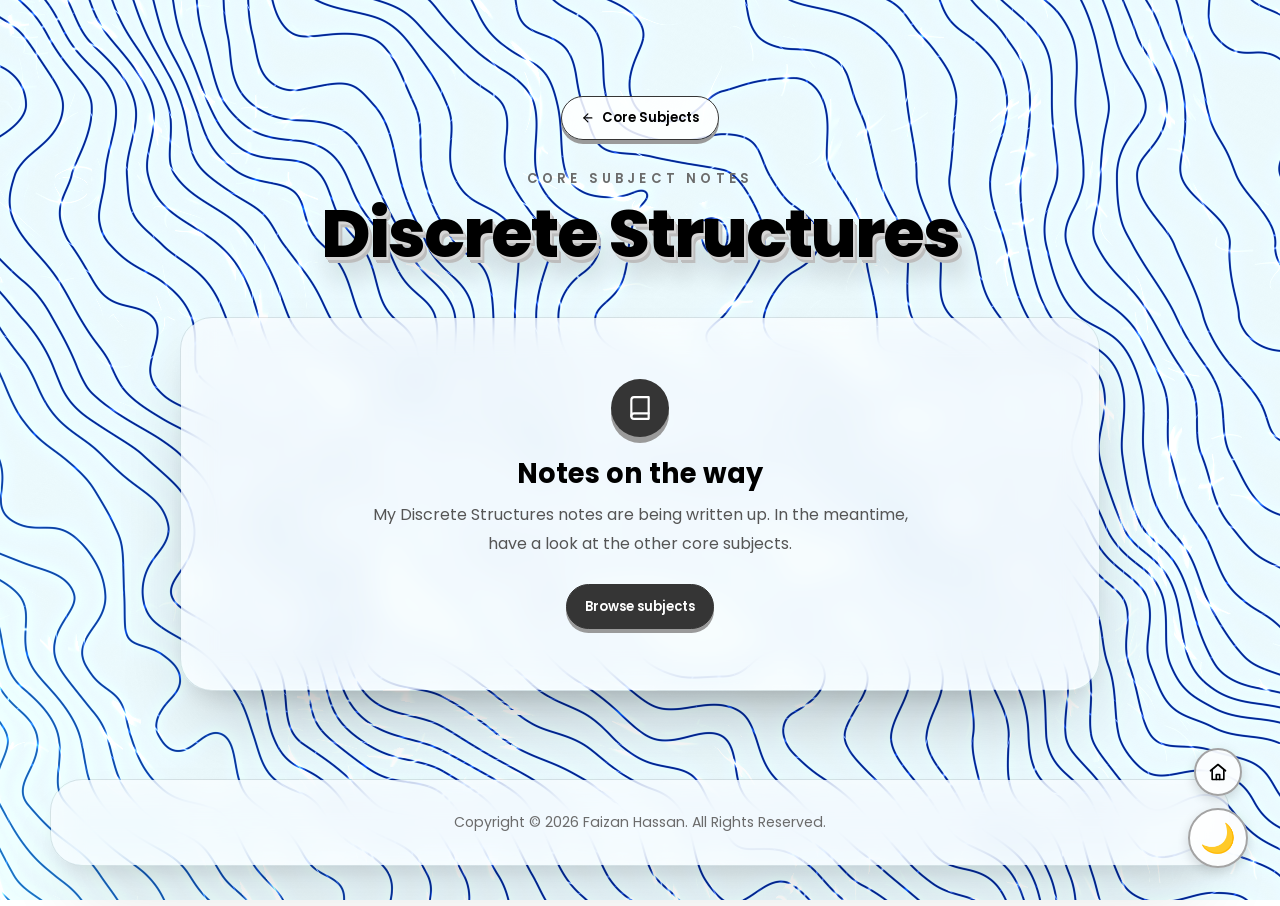
<file: notes/discrete-structures.html>
<!DOCTYPE html>
<!-- Discrete Structures notes. Built from notes/_template.html (see "Adding a subject" in README.md). -->
<html lang="en">
  <head>
    <meta charset="UTF-8" />
    <meta name="viewport" content="width=device-width, initial-scale=1.0" />
    <title>Discrete Structures Notes | Faizan Hassan</title>
    <meta name="description" content="Faizan Hassan's study notes on Discrete Structures." />
    <meta name="author" content="Faizan Hassan" />
    <link rel="icon" type="image/x-icon" href="../assets/profile-pic.ico" />

    <!-- Saved theme before first paint (the portfolio's "theme" key), plus Home and theme buttons -->
    <script src="notes-theme.js"></script>

    <link rel="preconnect" href="https://fonts.googleapis.com" />
    <link rel="preconnect" href="https://fonts.gstatic.com" crossorigin />
    <link href="https://fonts.googleapis.com/css2?family=Poppins:wght@300;400;500;600;700;800&display=swap" rel="stylesheet" />

    <!-- The portfolio's design system first, then the notes reading styles -->
    <link rel="stylesheet" href="../css/style.css" />
    <link rel="stylesheet" href="notes-theme.css" />

    <!-- The portfolio's Contour Embers background -->
    <script src="../js/background.js" defer></script>
  </head>

  <body>
    <canvas class="contour-bg" aria-hidden="true"></canvas>

    <main>
      <section class="block notes-page">
        <div class="container notes-layout">
          <header class="sec-head notes-head">
            <a class="btn btn-sm btn-ghost notes-back" href="../index.html#subjects">
              <svg viewBox="0 0 24 24" fill="none" stroke="currentColor" stroke-width="2" stroke-linecap="round" stroke-linejoin="round" aria-hidden="true"><path d="M19 12H5"/><path d="m12 19-7-7 7-7"/></svg>
              Core Subjects
            </a>
            <p class="eyebrow">Core Subject Notes</p>
            <h1 class="sec-title">Discrete Structures</h1>
          </header>

          <article class="glass notes-article">
            <!-- ============ NOTES START ============
                 The notes for this subject are not written yet. Replace the card below with them;
                 notes/_template.html shows how to lay out topics, lists, code and tables. -->
            <div class="notes-empty">
              <div class="stat-icon" aria-hidden="true">
                <svg viewBox="0 0 24 24" fill="none" stroke="currentColor" stroke-width="2" stroke-linecap="round" stroke-linejoin="round"><path d="M4 19.5A2.5 2.5 0 0 1 6.5 17H20"/><path d="M6.5 2H20v20H6.5A2.5 2.5 0 0 1 4 19.5v-15A2.5 2.5 0 0 1 6.5 2Z"/></svg>
              </div>
              <h2>Notes on the way</h2>
              <p>My Discrete Structures notes are being written up. In the meantime, have a look at the other core subjects.</p>
              <div class="btn-row">
                <a class="btn btn-sm btn-solid" href="../index.html#subjects">Browse subjects</a>
              </div>
            </div>
            <!-- ============ NOTES END ============ -->
          </article>
        </div>
      </section>
    </main>

    <footer>
      <div class="container">
        <div class="glass foot">
          <p>Copyright &#169; <span id="year">2026</span> Faizan Hassan. All Rights Reserved.</p>
        </div>
      </div>
    </footer>
  </body>
</html>
</file>
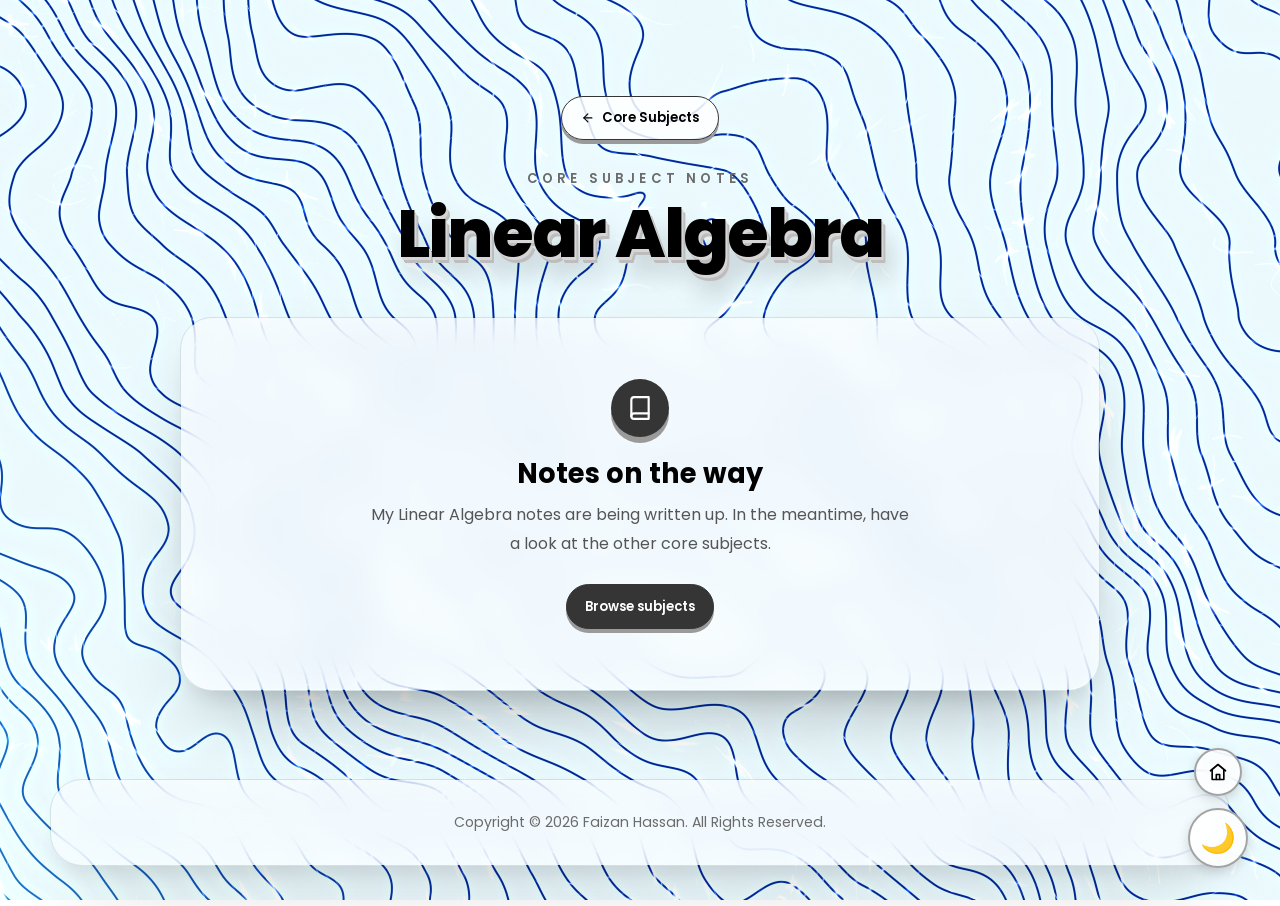
<file: notes/linear-algebra.html>
<!DOCTYPE html>
<!-- Linear Algebra notes. Built from notes/_template.html (see "Adding a subject" in README.md). -->
<html lang="en">
  <head>
    <meta charset="UTF-8" />
    <meta name="viewport" content="width=device-width, initial-scale=1.0" />
    <title>Linear Algebra Notes | Faizan Hassan</title>
    <meta name="description" content="Faizan Hassan's study notes on Linear Algebra." />
    <meta name="author" content="Faizan Hassan" />
    <link rel="icon" type="image/x-icon" href="../assets/profile-pic.ico" />

    <!-- Saved theme before first paint (the portfolio's "theme" key), plus Home and theme buttons -->
    <script src="notes-theme.js"></script>

    <link rel="preconnect" href="https://fonts.googleapis.com" />
    <link rel="preconnect" href="https://fonts.gstatic.com" crossorigin />
    <link href="https://fonts.googleapis.com/css2?family=Poppins:wght@300;400;500;600;700;800&display=swap" rel="stylesheet" />

    <!-- The portfolio's design system first, then the notes reading styles -->
    <link rel="stylesheet" href="../css/style.css" />
    <link rel="stylesheet" href="notes-theme.css" />

    <!-- The portfolio's Contour Embers background -->
    <script src="../js/background.js" defer></script>
  </head>

  <body>
    <canvas class="contour-bg" aria-hidden="true"></canvas>

    <main>
      <section class="block notes-page">
        <div class="container notes-layout">
          <header class="sec-head notes-head">
            <a class="btn btn-sm btn-ghost notes-back" href="../index.html#subjects">
              <svg viewBox="0 0 24 24" fill="none" stroke="currentColor" stroke-width="2" stroke-linecap="round" stroke-linejoin="round" aria-hidden="true"><path d="M19 12H5"/><path d="m12 19-7-7 7-7"/></svg>
              Core Subjects
            </a>
            <p class="eyebrow">Core Subject Notes</p>
            <h1 class="sec-title">Linear Algebra</h1>
          </header>

          <article class="glass notes-article">
            <!-- ============ NOTES START ============
                 The notes for this subject are not written yet. Replace the card below with them;
                 notes/_template.html shows how to lay out topics, lists, code and tables. -->
            <div class="notes-empty">
              <div class="stat-icon" aria-hidden="true">
                <svg viewBox="0 0 24 24" fill="none" stroke="currentColor" stroke-width="2" stroke-linecap="round" stroke-linejoin="round"><path d="M4 19.5A2.5 2.5 0 0 1 6.5 17H20"/><path d="M6.5 2H20v20H6.5A2.5 2.5 0 0 1 4 19.5v-15A2.5 2.5 0 0 1 6.5 2Z"/></svg>
              </div>
              <h2>Notes on the way</h2>
              <p>My Linear Algebra notes are being written up. In the meantime, have a look at the other core subjects.</p>
              <div class="btn-row">
                <a class="btn btn-sm btn-solid" href="../index.html#subjects">Browse subjects</a>
              </div>
            </div>
            <!-- ============ NOTES END ============ -->
          </article>
        </div>
      </section>
    </main>

    <footer>
      <div class="container">
        <div class="glass foot">
          <p>Copyright &#169; <span id="year">2026</span> Faizan Hassan. All Rights Reserved.</p>
        </div>
      </div>
    </footer>
  </body>
</html>
</file>
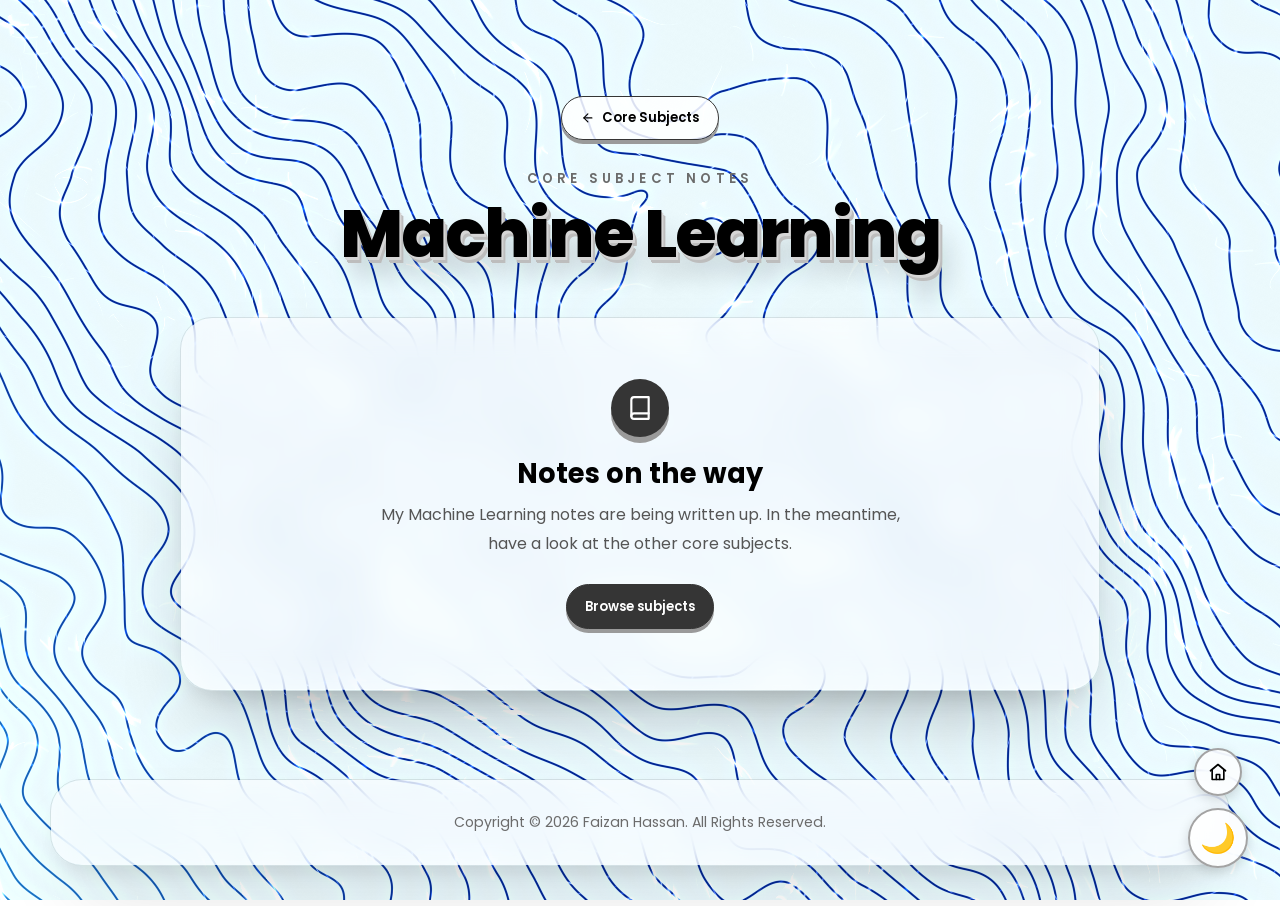
<file: notes/machine-learning.html>
<!DOCTYPE html>
<!-- Machine Learning notes. Built from notes/_template.html (see "Adding a subject" in README.md). -->
<html lang="en">
  <head>
    <meta charset="UTF-8" />
    <meta name="viewport" content="width=device-width, initial-scale=1.0" />
    <title>Machine Learning Notes | Faizan Hassan</title>
    <meta name="description" content="Faizan Hassan's study notes on Machine Learning." />
    <meta name="author" content="Faizan Hassan" />
    <link rel="icon" type="image/x-icon" href="../assets/profile-pic.ico" />

    <!-- Saved theme before first paint (the portfolio's "theme" key), plus Home and theme buttons -->
    <script src="notes-theme.js"></script>

    <link rel="preconnect" href="https://fonts.googleapis.com" />
    <link rel="preconnect" href="https://fonts.gstatic.com" crossorigin />
    <link href="https://fonts.googleapis.com/css2?family=Poppins:wght@300;400;500;600;700;800&display=swap" rel="stylesheet" />

    <!-- The portfolio's design system first, then the notes reading styles -->
    <link rel="stylesheet" href="../css/style.css" />
    <link rel="stylesheet" href="notes-theme.css" />

    <!-- The portfolio's Contour Embers background -->
    <script src="../js/background.js" defer></script>
  </head>

  <body>
    <canvas class="contour-bg" aria-hidden="true"></canvas>

    <main>
      <section class="block notes-page">
        <div class="container notes-layout">
          <header class="sec-head notes-head">
            <a class="btn btn-sm btn-ghost notes-back" href="../index.html#subjects">
              <svg viewBox="0 0 24 24" fill="none" stroke="currentColor" stroke-width="2" stroke-linecap="round" stroke-linejoin="round" aria-hidden="true"><path d="M19 12H5"/><path d="m12 19-7-7 7-7"/></svg>
              Core Subjects
            </a>
            <p class="eyebrow">Core Subject Notes</p>
            <h1 class="sec-title">Machine Learning</h1>
          </header>

          <article class="glass notes-article">
            <!-- ============ NOTES START ============
                 The notes for this subject are not written yet. Replace the card below with them;
                 notes/_template.html shows how to lay out topics, lists, code and tables. -->
            <div class="notes-empty">
              <div class="stat-icon" aria-hidden="true">
                <svg viewBox="0 0 24 24" fill="none" stroke="currentColor" stroke-width="2" stroke-linecap="round" stroke-linejoin="round"><path d="M4 19.5A2.5 2.5 0 0 1 6.5 17H20"/><path d="M6.5 2H20v20H6.5A2.5 2.5 0 0 1 4 19.5v-15A2.5 2.5 0 0 1 6.5 2Z"/></svg>
              </div>
              <h2>Notes on the way</h2>
              <p>My Machine Learning notes are being written up. In the meantime, have a look at the other core subjects.</p>
              <div class="btn-row">
                <a class="btn btn-sm btn-solid" href="../index.html#subjects">Browse subjects</a>
              </div>
            </div>
            <!-- ============ NOTES END ============ -->
          </article>
        </div>
      </section>
    </main>

    <footer>
      <div class="container">
        <div class="glass foot">
          <p>Copyright &#169; <span id="year">2026</span> Faizan Hassan. All Rights Reserved.</p>
        </div>
      </div>
    </footer>
  </body>
</html>
</file>
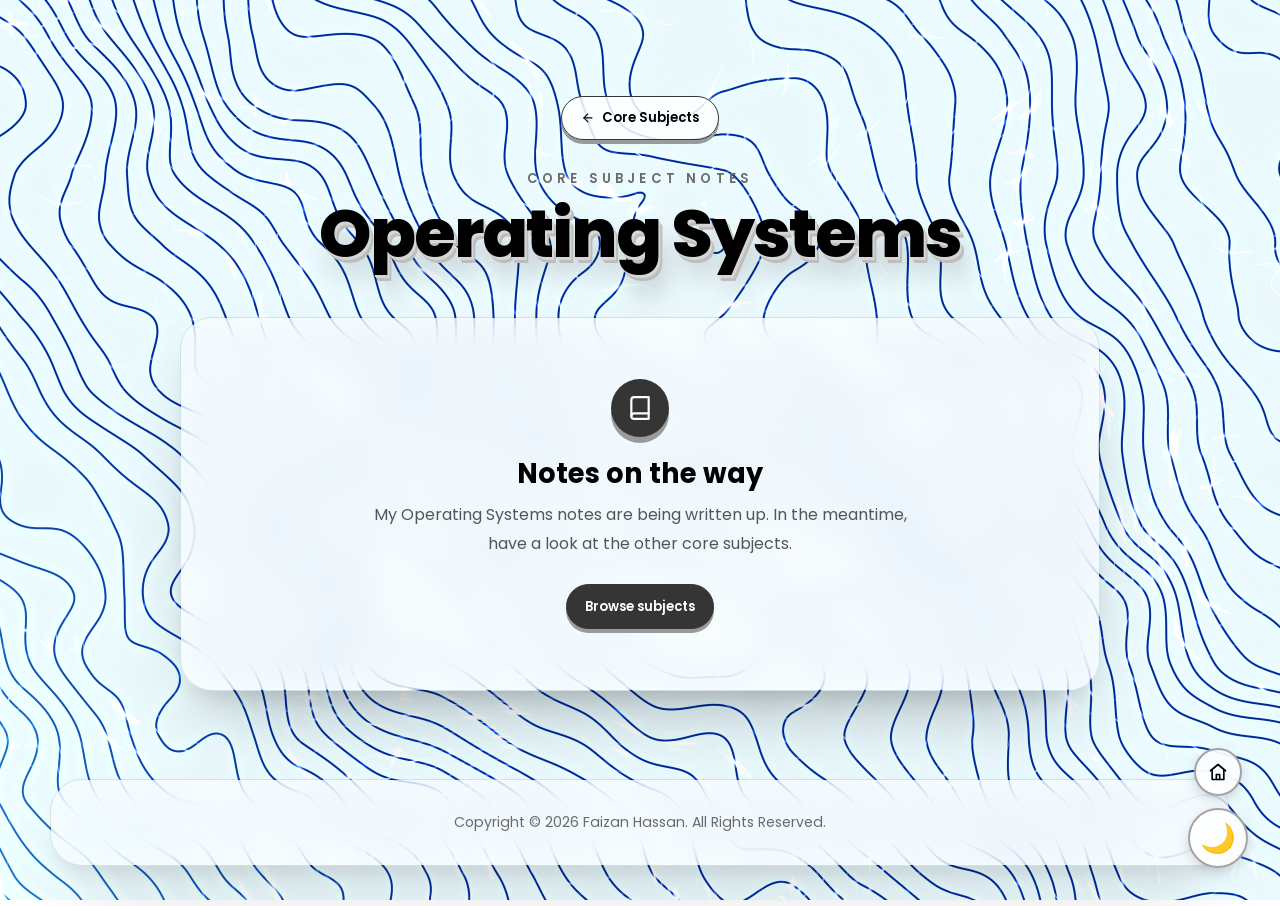
<file: notes/operating-systems.html>
<!DOCTYPE html>
<!-- Operating Systems notes. Built from notes/_template.html (see "Adding a subject" in README.md). -->
<html lang="en">
  <head>
    <meta charset="UTF-8" />
    <meta name="viewport" content="width=device-width, initial-scale=1.0" />
    <title>Operating Systems Notes | Faizan Hassan</title>
    <meta name="description" content="Faizan Hassan's study notes on Operating Systems." />
    <meta name="author" content="Faizan Hassan" />
    <link rel="icon" type="image/x-icon" href="../assets/profile-pic.ico" />

    <!-- Saved theme before first paint (the portfolio's "theme" key), plus Home and theme buttons -->
    <script src="notes-theme.js"></script>

    <link rel="preconnect" href="https://fonts.googleapis.com" />
    <link rel="preconnect" href="https://fonts.gstatic.com" crossorigin />
    <link href="https://fonts.googleapis.com/css2?family=Poppins:wght@300;400;500;600;700;800&display=swap" rel="stylesheet" />

    <!-- The portfolio's design system first, then the notes reading styles -->
    <link rel="stylesheet" href="../css/style.css" />
    <link rel="stylesheet" href="notes-theme.css" />

    <!-- The portfolio's Contour Embers background -->
    <script src="../js/background.js" defer></script>
  </head>

  <body>
    <canvas class="contour-bg" aria-hidden="true"></canvas>

    <main>
      <section class="block notes-page">
        <div class="container notes-layout">
          <header class="sec-head notes-head">
            <a class="btn btn-sm btn-ghost notes-back" href="../index.html#subjects">
              <svg viewBox="0 0 24 24" fill="none" stroke="currentColor" stroke-width="2" stroke-linecap="round" stroke-linejoin="round" aria-hidden="true"><path d="M19 12H5"/><path d="m12 19-7-7 7-7"/></svg>
              Core Subjects
            </a>
            <p class="eyebrow">Core Subject Notes</p>
            <h1 class="sec-title">Operating Systems</h1>
          </header>

          <article class="glass notes-article">
            <!-- ============ NOTES START ============
                 The notes for this subject are not written yet. Replace the card below with them;
                 notes/_template.html shows how to lay out topics, lists, code and tables. -->
            <div class="notes-empty">
              <div class="stat-icon" aria-hidden="true">
                <svg viewBox="0 0 24 24" fill="none" stroke="currentColor" stroke-width="2" stroke-linecap="round" stroke-linejoin="round"><path d="M4 19.5A2.5 2.5 0 0 1 6.5 17H20"/><path d="M6.5 2H20v20H6.5A2.5 2.5 0 0 1 4 19.5v-15A2.5 2.5 0 0 1 6.5 2Z"/></svg>
              </div>
              <h2>Notes on the way</h2>
              <p>My Operating Systems notes are being written up. In the meantime, have a look at the other core subjects.</p>
              <div class="btn-row">
                <a class="btn btn-sm btn-solid" href="../index.html#subjects">Browse subjects</a>
              </div>
            </div>
            <!-- ============ NOTES END ============ -->
          </article>
        </div>
      </section>
    </main>

    <footer>
      <div class="container">
        <div class="glass foot">
          <p>Copyright &#169; <span id="year">2026</span> Faizan Hassan. All Rights Reserved.</p>
        </div>
      </div>
    </footer>
  </body>
</html>
</file>
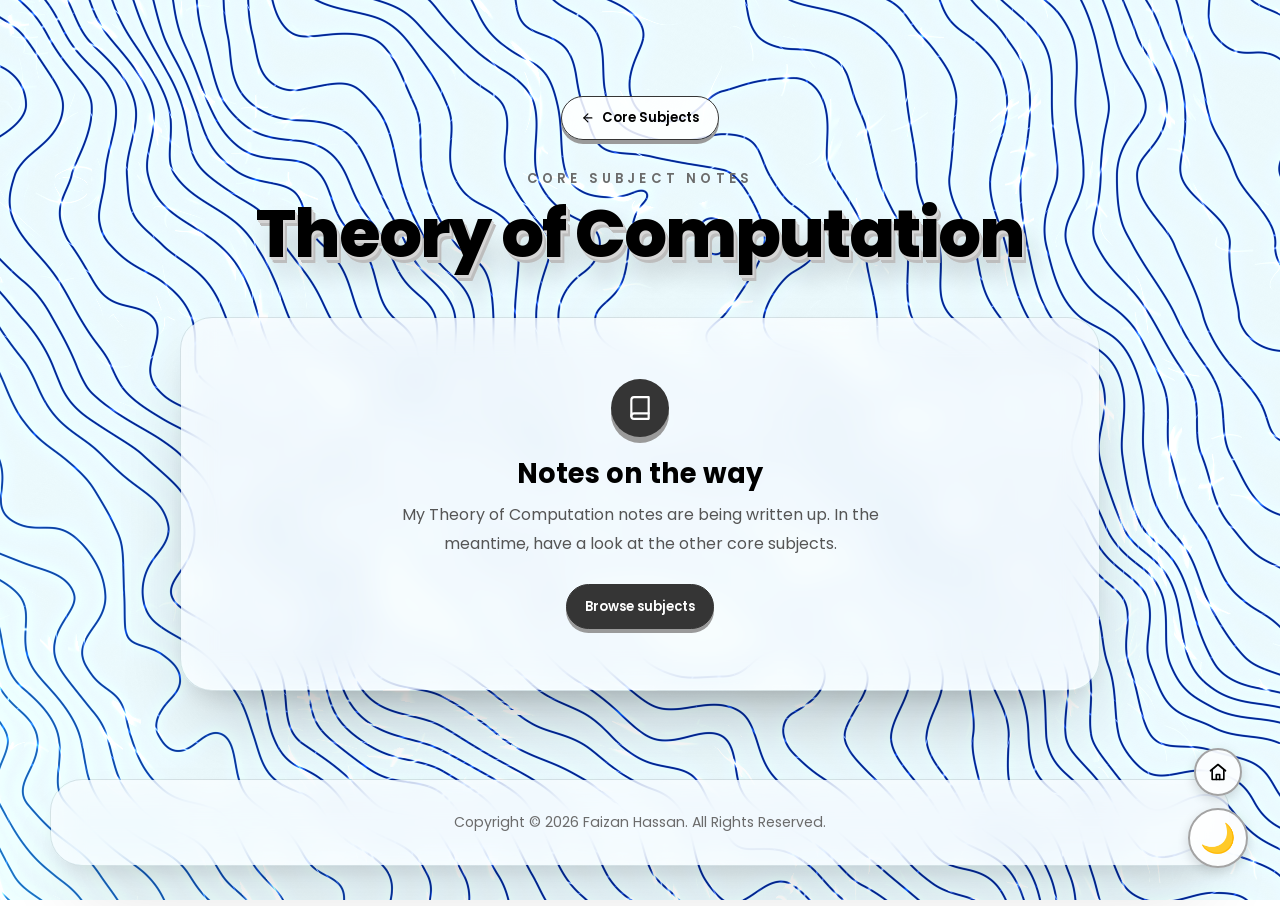
<file: notes/theory-of-computation.html>
<!DOCTYPE html>
<!-- Theory of Computation notes. Built from notes/_template.html (see "Adding a subject" in README.md). -->
<html lang="en">
  <head>
    <meta charset="UTF-8" />
    <meta name="viewport" content="width=device-width, initial-scale=1.0" />
    <title>Theory of Computation Notes | Faizan Hassan</title>
    <meta name="description" content="Faizan Hassan's study notes on Theory of Computation." />
    <meta name="author" content="Faizan Hassan" />
    <link rel="icon" type="image/x-icon" href="../assets/profile-pic.ico" />

    <!-- Saved theme before first paint (the portfolio's "theme" key), plus Home and theme buttons -->
    <script src="notes-theme.js"></script>

    <link rel="preconnect" href="https://fonts.googleapis.com" />
    <link rel="preconnect" href="https://fonts.gstatic.com" crossorigin />
    <link href="https://fonts.googleapis.com/css2?family=Poppins:wght@300;400;500;600;700;800&display=swap" rel="stylesheet" />

    <!-- The portfolio's design system first, then the notes reading styles -->
    <link rel="stylesheet" href="../css/style.css" />
    <link rel="stylesheet" href="notes-theme.css" />

    <!-- The portfolio's Contour Embers background -->
    <script src="../js/background.js" defer></script>
  </head>

  <body>
    <canvas class="contour-bg" aria-hidden="true"></canvas>

    <main>
      <section class="block notes-page">
        <div class="container notes-layout">
          <header class="sec-head notes-head">
            <a class="btn btn-sm btn-ghost notes-back" href="../index.html#subjects">
              <svg viewBox="0 0 24 24" fill="none" stroke="currentColor" stroke-width="2" stroke-linecap="round" stroke-linejoin="round" aria-hidden="true"><path d="M19 12H5"/><path d="m12 19-7-7 7-7"/></svg>
              Core Subjects
            </a>
            <p class="eyebrow">Core Subject Notes</p>
            <h1 class="sec-title">Theory of Computation</h1>
          </header>

          <article class="glass notes-article">
            <!-- ============ NOTES START ============
                 The notes for this subject are not written yet. Replace the card below with them;
                 notes/_template.html shows how to lay out topics, lists, code and tables. -->
            <div class="notes-empty">
              <div class="stat-icon" aria-hidden="true">
                <svg viewBox="0 0 24 24" fill="none" stroke="currentColor" stroke-width="2" stroke-linecap="round" stroke-linejoin="round"><path d="M4 19.5A2.5 2.5 0 0 1 6.5 17H20"/><path d="M6.5 2H20v20H6.5A2.5 2.5 0 0 1 4 19.5v-15A2.5 2.5 0 0 1 6.5 2Z"/></svg>
              </div>
              <h2>Notes on the way</h2>
              <p>My Theory of Computation notes are being written up. In the meantime, have a look at the other core subjects.</p>
              <div class="btn-row">
                <a class="btn btn-sm btn-solid" href="../index.html#subjects">Browse subjects</a>
              </div>
            </div>
            <!-- ============ NOTES END ============ -->
          </article>
        </div>
      </section>
    </main>

    <footer>
      <div class="container">
        <div class="glass foot">
          <p>Copyright &#169; <span id="year">2026</span> Faizan Hassan. All Rights Reserved.</p>
        </div>
      </div>
    </footer>
  </body>
</html>
</file>
<file: css/style.css>
/* =====================================================================
   TOKENS — the portfolio's monochrome palette, with depth added
   ===================================================================== */
:root {
  --bg: #ffffff;
  --bg-soft: #efefef;
  --contour-bg: #ebf9fc;       /* backgroundlight.tsx background (shown if WebGL is unavailable) */
  --ink: #000000;
  --text: #353535;
  --muted: #555555;
  --faint: #6b6b6b;
  --line: rgba(0, 0, 0, 0.1);
  --line-strong: #a3a3a3;
  --glass: rgba(255, 255, 255, 0.62);
  --glass-hi: rgba(255, 255, 255, 0.86);
  --glass-edge: rgba(0, 0, 0, 0.1);
  --accent: #353535;
  --accent-hover: #000000;
  --on-accent: #ffffff;
  --key: #9a9a9a;              /* the "depth" under 3D buttons */
  --extrude: #d6d6d6;
  --extrude-2: #bdbdbd;
  --glow: rgba(0, 0, 0, 0.18);
  --glare: rgba(255, 255, 255, 0.55);
  --shadow: 0 40px 80px -32px rgba(0, 0, 0, 0.32), 0 14px 28px -14px rgba(0, 0, 0, 0.16);
  --radius: 2rem;
  --ease: cubic-bezier(0.2, 0.8, 0.2, 1);
  --nav-h: 76px;
  color-scheme: light;
}

.dark-mode {
  --bg: #000000;
  --bg-soft: #111111;
  --contour-bg: #140603;
  --ink: #ffffff;
  --text: #d4d4d4;
  --muted: #b4b4b4;
  --faint: #8f8f8f;
  --line: rgba(255, 255, 255, 0.1);
  --line-strong: #333333;
  --glass: rgba(20, 20, 20, 0.55);
  --glass-hi: rgba(26, 26, 26, 0.88);
  --glass-edge: rgba(255, 255, 255, 0.1);
  --accent: #ffffff;
  --accent-hover: #cccccc;
  --on-accent: #000000;
  --key: #6b6b6b;
  --extrude: #2b2b2b;
  --extrude-2: #1c1c1c;
  --glow: rgba(0, 0, 0, 0.9);
  --glare: rgba(255, 255, 255, 0.14);
  --shadow: 0 40px 80px -32px rgba(0, 0, 0, 0.95), 0 14px 28px -14px rgba(0, 0, 0, 0.7);
  color-scheme: dark;
}

/* =====================================================================
   BASE
   ===================================================================== */
*, *::before, *::after { box-sizing: border-box; margin: 0; padding: 0; }

html { scroll-behavior: smooth; scroll-padding-top: calc(var(--nav-h) + 12px); }

body {
  font-family: "Poppins", sans-serif;
  color: var(--text);
  background:
    radial-gradient(1100px 700px at 15% 0%, var(--bg-soft), transparent 60%),
    radial-gradient(900px 700px at 100% 100%, var(--bg-soft), transparent 60%),
    var(--bg);
  background-attachment: fixed;
  overflow-x: hidden;
  transition: background-color 0.4s ease, color 0.4s ease;
}

a { color: inherit; text-decoration: none; }
img { display: block; max-width: 100%; }
button { font: inherit; color: inherit; }
ul { list-style: none; }

:focus-visible { outline: 2px solid var(--ink); outline-offset: 4px; border-radius: 6px; }

.sr-only {
  position: absolute; width: 1px; height: 1px; padding: 0; margin: -1px;
  overflow: hidden; clip: rect(0, 0, 0, 0); white-space: nowrap; border: 0;
}

.container { width: min(1180px, 100% - 48px); margin-inline: auto; }

/* Contour Embers (backgroundlight.tsx / backgrounddark.tsx, js/background.js): one fixed,
   viewport-sized canvas behind the page. The hero covers it, so it shows from About down. */
.contour-bg {
  position: fixed;
  top: 0;
  left: 0;
  width: 100%;
  height: 100vh;
  height: 100lvh; /* stays put while a phone's address bar shows and hides */
  display: block;
  z-index: 0;
  pointer-events: none;
  background: var(--contour-bg);
}

main, footer { position: relative; z-index: 1; }

/* Side cards of the coverflow extend past the viewport; clip without breaking 3D */
main { overflow-x: hidden; overflow-x: clip; }

/* Scroll progress */
.progress {
  position: fixed;
  top: 0; left: 0; right: 0;
  height: 3px;
  background: var(--ink);
  transform-origin: 0 50%;
  transform: scaleX(0);
  z-index: 60;
}

/* =====================================================================
   GLASS + TILT PRIMITIVES
   ===================================================================== */
.glass {
  position: relative;
  border-radius: var(--radius);
  border: 1px solid var(--glass-edge);
  box-shadow: var(--shadow);
}

/* Frosted layer on a pseudo-element so the card itself can keep preserve-3d */
.glass::before {
  content: "";
  position: absolute;
  inset: 0;
  border-radius: inherit;
  background: var(--glass);
  -webkit-backdrop-filter: blur(16px) saturate(1.15);
  backdrop-filter: blur(16px) saturate(1.15);
  z-index: -1;
}

[data-tilt] {
  --rx: 0deg;
  --ry: 0deg;
  --gx: 50%;
  --gy: 50%;
  transform: perspective(1100px) rotateX(var(--rx)) rotateY(var(--ry));
  transform-style: preserve-3d;
  transition: transform 0.7s var(--ease), box-shadow 0.4s ease;
  will-change: transform;
  z-index: 0;
}

[data-tilt].tilting { transition: transform 0.1s linear, box-shadow 0.4s ease; }

/* Moving glare that follows the pointer */
[data-tilt]::after {
  content: "";
  position: absolute;
  inset: 0;
  border-radius: inherit;
  background: radial-gradient(circle at var(--gx) var(--gy), var(--glare), transparent 55%);
  opacity: 0;
  transition: opacity 0.4s ease;
  pointer-events: none;
}

[data-tilt].tilting::after { opacity: 1; }

.pop { transform: translateZ(40px); }
.pop-sm { transform: translateZ(22px); }

/* Scroll reveal: sections rotate up into place */
.js .reveal {
  opacity: 0;
  transform: perspective(1200px) translate3d(0, 70px, -80px) rotateX(16deg);
  transition: opacity 1s var(--ease), transform 1.1s var(--ease);
  transition-delay: var(--d, 0s);
}

.js .reveal.in { opacity: 1; transform: none; }

/* =====================================================================
   BUTTONS — pressable 3D keys
   ===================================================================== */
.btn {
  display: inline-flex;
  align-items: center;
  justify-content: center;
  gap: 0.5rem;
  min-width: 9.5rem;
  padding: 0.95rem 1.5rem;
  border-radius: 2rem;
  border: 1.5px solid var(--accent);
  font-weight: 600;
  font-size: 0.92rem;
  cursor: pointer;
  box-shadow: 0 6px 0 var(--key), 0 16px 26px -12px var(--glow);
  transform: translateY(0);
  transition: transform 0.18s ease, box-shadow 0.18s ease, background 0.3s ease, color 0.3s ease;
  background: transparent;
  color: var(--ink);
  white-space: nowrap;
}

.btn:hover { transform: translateY(-2px); box-shadow: 0 8px 0 var(--key), 0 22px 30px -12px var(--glow); }
.btn:active { transform: translateY(5px); box-shadow: 0 1px 0 var(--key), 0 6px 12px -8px var(--glow); }

.btn-solid { background: var(--accent); color: var(--on-accent); }
.btn-solid:hover { background: var(--accent-hover); border-color: var(--accent-hover); }
.btn-ghost { background: var(--glass-hi); }
.btn-sm { min-width: 0; padding: 0.7rem 1.15rem; font-size: 0.82rem; box-shadow: 0 4px 0 var(--key); }
.btn-sm:hover { box-shadow: 0 6px 0 var(--key); }
.btn-sm:active { box-shadow: 0 1px 0 var(--key); transform: translateY(3px); }

.btn svg { width: 1.05em; height: 1.05em; flex-shrink: 0; }

/* =====================================================================
   NAV
   ===================================================================== */
.nav {
  position: fixed;
  top: 14px;
  left: 50%;
  transform: translateX(-50%);
  width: min(1180px, 100% - 28px);
  height: 62px;
  display: flex;
  align-items: center;
  justify-content: space-between;
  padding: 0 10px 0 26px;
  z-index: 50;
  border-radius: 2rem;
  border: 1px solid transparent;
  transition: background 0.4s ease, border-color 0.4s ease, box-shadow 0.4s ease, top 0.4s ease;
}

.nav.scrolled {
  top: 10px;
  border-color: var(--glass-edge);
  box-shadow: 0 18px 40px -24px var(--glow);
}

.nav::before {
  content: "";
  position: absolute;
  inset: 0;
  border-radius: inherit;
  background: var(--glass);
  -webkit-backdrop-filter: blur(18px) saturate(1.2);
  backdrop-filter: blur(18px) saturate(1.2);
  opacity: 0;
  transition: opacity 0.4s ease;
  z-index: -1;
}

.nav.scrolled::before, .nav.open::before { opacity: 1; }

.logo {
  font-size: 1.35rem;
  font-weight: 600;
  color: var(--ink);
  letter-spacing: -0.01em;
}

.nav-links { display: flex; gap: 0.25rem; }

.nav-links a {
  display: block;
  padding: 0.55rem 1rem;
  border-radius: 2rem;
  font-size: 0.95rem;
  color: var(--text);
  transition: background 0.25s ease, color 0.25s ease;
}

.nav-links a:hover { color: var(--ink); background: var(--line); }
.nav-links a.active { color: var(--on-accent); background: var(--accent); }

.menu-btn {
  display: none;
  width: 44px;
  height: 44px;
  border-radius: 50%;
  border: 1px solid var(--glass-edge);
  background: var(--glass-hi);
  cursor: pointer;
  position: relative;
}

.menu-btn span {
  position: absolute;
  left: 12px;
  right: 12px;
  height: 2px;
  background: var(--ink);
  border-radius: 2px;
  transition: transform 0.35s var(--ease), opacity 0.2s ease;
}

.menu-btn span:nth-child(1) { top: 15px; }
.menu-btn span:nth-child(2) { top: 21px; }
.menu-btn span:nth-child(3) { top: 27px; }
.nav.open .menu-btn span:nth-child(1) { transform: translateY(6px) rotate(45deg); }
.nav.open .menu-btn span:nth-child(2) { opacity: 0; }
.nav.open .menu-btn span:nth-child(3) { transform: translateY(-6px) rotate(-45deg); }

/* =====================================================================
   HERO
   ===================================================================== */
/* The hero keeps the wordmark presets' own background (#fff / #000, which is --bg) and fades
   into the contour background along its bottom edge */
.hero {
  position: relative;
  min-height: 100vh;
  min-height: 100svh;
  display: flex;
  align-items: center;
  padding: calc(var(--nav-h) + 30px) 0 90px;
  overflow: hidden;
  --hero-fade: 140px; /* js/background.js reads this too */
  background: linear-gradient(to bottom, var(--bg) calc(100% - var(--hero-fade)), transparent);
}

/* Text on the left, photo on the right */
.hero-grid {
  display: grid;
  grid-template-columns: minmax(0, 1.1fr) minmax(0, 0.9fr);
  align-items: center;
  gap: clamp(2rem, 5vw, 5rem);
  position: relative;
  z-index: 2;
}

.hero-photo-wrap {
  justify-self: center;
  width: clamp(230px, 30vw, 380px);
  aspect-ratio: 1;
}

.hero-photo {
  width: 100%;
  height: 100%;
  border-radius: 50%;
  position: relative;
}

.hero-photo img {
  width: 100%;
  height: 100%;
  border-radius: 50%;
  object-fit: cover;
  box-shadow: 0 50px 80px -40px var(--glow);
}

.hero-photo .ring {
  position: absolute;
  inset: -14px;
  border-radius: 50%;
  border: 1px solid var(--line-strong);
  transform: translateZ(-30px);
  pointer-events: none;
}

.hero-photo .ring.two { inset: -30px; border-style: dashed; opacity: 0.6; transform: translateZ(-60px); }

.eyebrow {
  font-size: 0.82rem;
  font-weight: 600;
  letter-spacing: 0.32em;
  text-transform: uppercase;
  color: var(--faint);
}

/* The name: the FAIZAN wordmark from codeLight.tsx / codeDark.tsx, drawn by js/wordmark.js.
   --f is the letter size, so FAIZAN spans the text column (up to 150px). The box is taller than
   the letters to give the snapping handles room above them, and tucks up under "Hello, I'm". */
.hero-text { container-type: inline-size; }

.hero-name {
  --f: min(150px, 100cqw / 3.9);
  margin: calc(var(--f) * -0.3) 0 1.4rem;
}

.wordmark {
  position: relative;
  display: block;
  height: calc(var(--f) * 1.45);
  overflow: hidden; /* as in the TSX: handles and labels stay inside the box */
}

.wordmark canvas {
  position: absolute;
  inset: 0;
  width: 100%;
  height: 100%;
  display: block;
}

/* Shown only until the WebGL wordmark draws (or if WebGL is unavailable) */
.wordmark-fallback {
  position: absolute;
  left: 0;
  right: 0;
  bottom: 0;
  font-family: Inter, system-ui, sans-serif;
  font-size: var(--f);
  font-weight: 800;
  line-height: 1;
  letter-spacing: -0.02em;
  color: var(--ink);
}

.wordmark.is-live .wordmark-fallback { visibility: hidden; }

/* Coordinate labels on the handles, as in the TSX */
.wordmark-label {
  position: absolute;
  left: 0;
  top: 0;
  opacity: 0.6;
  white-space: nowrap;
  font-family: ui-monospace, SFMono-Regular, Menlo, monospace;
  font-size: 11px;
  font-weight: 400;
  letter-spacing: 0.08em;
  pointer-events: none;
}

/* Rotating 3D prism of roles */
.roles {
  height: 2.6rem;
  perspective: 700px;
  margin-bottom: 2.2rem;
}

.prism {
  position: relative;
  height: 100%;
  transform-style: preserve-3d;
  transform: translateZ(-1.3rem);
  animation: prism 12s var(--ease) infinite;
}

.prism span {
  position: absolute;
  inset: 0;
  display: flex;
  align-items: center;
  font-size: clamp(1.05rem, 1.8vw, 1.3rem);
  font-weight: 600;
  color: var(--muted);
  backface-visibility: hidden;
  -webkit-backface-visibility: hidden;
  transform: rotateX(calc(var(--i) * -90deg)) translateZ(1.3rem);
}

.prism span::before {
  content: "";
  width: 26px;
  height: 2px;
  background: var(--ink);
  margin-right: 14px;
  flex-shrink: 0;
}

@keyframes prism {
  0%, 21% { transform: translateZ(-1.3rem) rotateX(0deg); }
  25%, 46% { transform: translateZ(-1.3rem) rotateX(90deg); }
  50%, 71% { transform: translateZ(-1.3rem) rotateX(180deg); }
  75%, 96% { transform: translateZ(-1.3rem) rotateX(270deg); }
  100% { transform: translateZ(-1.3rem) rotateX(360deg); }
}

.btn-row { display: flex; flex-wrap: wrap; gap: 1rem; }

.socials { display: flex; gap: 0.8rem; margin-top: 2rem; }

.social {
  width: 48px;
  height: 48px;
  display: grid;
  place-items: center;
  border-radius: 50%;
  border: 1px solid var(--glass-edge);
  background: var(--glass-hi);
  color: var(--ink);
  box-shadow: 0 4px 0 var(--key);
  transition: transform 0.18s ease, box-shadow 0.18s ease;
}

.social:hover { transform: translateY(-3px); box-shadow: 0 7px 0 var(--key); }
.social:active { transform: translateY(3px); box-shadow: 0 1px 0 var(--key); }
.social svg { width: 20px; height: 20px; }

.scroll-cue {
  position: absolute;
  left: 50%;
  bottom: 26px;
  transform: translateX(-50%);
  display: flex;
  flex-direction: column;
  align-items: center;
  gap: 8px;
  font-size: 0.7rem;
  letter-spacing: 0.3em;
  text-transform: uppercase;
  color: var(--faint);
  z-index: 3;
}

.mouse {
  width: 24px;
  height: 38px;
  border: 2px solid var(--faint);
  border-radius: 14px;
  position: relative;
}

.mouse::after {
  content: "";
  position: absolute;
  left: 50%;
  top: 7px;
  width: 4px;
  height: 7px;
  margin-left: -2px;
  border-radius: 2px;
  background: var(--faint);
  animation: wheel 1.8s ease-in-out infinite;
}

@keyframes wheel {
  0% { transform: translateY(0); opacity: 1; }
  80% { transform: translateY(12px); opacity: 0; }
  100% { transform: translateY(0); opacity: 0; }
}

/* =====================================================================
   SECTIONS
   ===================================================================== */
/* Compact vertical rhythm: sections sit close together to keep the page short */
section.block { padding: clamp(40px, 5vw, 64px) 0; position: relative; }

.sec-head { text-align: center; margin-bottom: clamp(1.6rem, 3.5vw, 2.6rem); }

.sec-title {
  font-size: clamp(2.5rem, 6vw, 4.2rem);
  font-weight: 800;
  letter-spacing: -0.03em;
  line-height: 1.05;
  color: var(--ink);
  margin-top: 0.6rem;
  text-shadow:
    1px 1.5px 0 var(--extrude), 2px 3px 0 var(--extrude), 3px 4.5px 0 var(--extrude-2),
    4px 6px 0 var(--extrude-2), 8px 20px 26px var(--glow);
}

/* ---------- About ---------- */
.about-grid {
  display: grid;
  grid-template-columns: minmax(0, 0.85fr) minmax(0, 1.15fr);
  gap: clamp(2rem, 5vw, 4.5rem);
  align-items: center;
}

.stack {
  position: relative;
  width: min(100%, 420px);
  aspect-ratio: 1;
  justify-self: center;
  border-radius: var(--radius);
}

.stack .layer {
  position: absolute;
  inset: 0;
  border-radius: inherit;
  border: 1px solid var(--line-strong);
  transition: transform 0.7s var(--ease);
}

.stack .layer.l1 { transform: translateZ(-50px) translate(18px, 18px); background: var(--glass); }
.stack .layer.l2 { transform: translateZ(-100px) translate(36px, 36px); border-style: dashed; }
.stack:hover .layer.l1 { transform: translateZ(-70px) translate(26px, 26px); }
.stack:hover .layer.l2 { transform: translateZ(-140px) translate(52px, 52px); }

/* Particle portrait from code.html (js/portrait.js), in the place and depth of a photo */
.stack .code-swarm {
  position: relative;
  width: 100%;
  height: 100%;
  overflow: hidden;
  background: #000000; /* code.html's scene background */
  border-radius: inherit;
  box-shadow: var(--shadow);
  transform: translateZ(30px);
}

.code-swarm canvas { display: block; width: 100%; height: 100%; }
.code-swarm.is-draggable canvas { cursor: grab; }
.code-swarm.is-draggable canvas:active { cursor: grabbing; }

.about-cards { display: grid; grid-template-columns: 1fr 1fr; gap: 1.2rem; margin-bottom: 1.2rem; }

.stat {
  padding: 1.8rem 1.6rem;
  text-align: center;
}

.stat-icon {
  width: 58px;
  height: 58px;
  margin: 0 auto 1rem;
  display: grid;
  place-items: center;
  border-radius: 50%;
  background: var(--accent);
  color: var(--on-accent);
  box-shadow: 0 6px 0 var(--key);
}

.stat-icon svg { width: 26px; height: 26px; }

.stat h3 { font-size: 1.2rem; font-weight: 700; color: var(--ink); margin-bottom: 0.4rem; }
.stat p { font-size: 0.92rem; line-height: 1.55; color: var(--muted); }

.about-text { padding: 2rem 2.1rem; }

.about-text p { font-size: 1rem; line-height: 1.8; color: var(--text); text-align: justify; }

/* ---------- Experience: internship card ---------- */
.xp-card {
  max-width: 1000px;
  margin: 0 auto;
  padding: 2.2rem 2.4rem 2.4rem;
}

.xp-head {
  display: grid;
  grid-template-columns: auto minmax(0, 1fr) auto;
  align-items: center;
  gap: 1rem 1.4rem;
  padding-bottom: 1.4rem;
  margin-bottom: 0.6rem;
  border-bottom: 1px solid var(--line);
}

.xp-head .stat-icon { margin: 0; }

.xp-role { font-size: clamp(1.2rem, 2.2vw, 1.5rem); font-weight: 700; line-height: 1.3; color: var(--ink); margin-top: 0.25rem; }
.xp-org { font-size: 0.98rem; font-weight: 600; color: var(--muted); margin-top: 0.15rem; }

.xp-meta { margin: 0; justify-content: flex-end; }

.xp-points li {
  position: relative;
  padding: 0.75rem 0 0.75rem 1.5rem;
  font-size: 0.97rem;
  line-height: 1.75;
  color: var(--text);
  border-bottom: 1px dashed var(--line);
}

.xp-points li::before {
  content: "";
  position: absolute;
  left: 0.15rem;
  top: 1.4rem;
  width: 7px;
  height: 7px;
  border-radius: 50%;
  background: var(--ink);
}

.xp-stack { margin-top: 1.6rem; }
.xp-stack .chips { margin-top: 0; }

.xp-actions { margin-top: 2rem; }

/* ---------- Skills ---------- */
.skills-grid { display: grid; grid-template-columns: repeat(2, minmax(0, 1fr)); gap: 1.6rem; }

.skill-panel { padding: 2.2rem 2.2rem 2rem; }

.panel-head {
  display: flex;
  align-items: center;
  justify-content: space-between;
  gap: 1rem;
  margin-bottom: 1.6rem;
  padding-bottom: 1.2rem;
  border-bottom: 1px solid var(--line);
}

.panel-head h3 { font-size: 1.45rem; font-weight: 700; color: var(--ink); }

.count {
  font-size: 0.75rem;
  font-weight: 600;
  letter-spacing: 0.12em;
  color: var(--faint);
  text-transform: uppercase;
}

.skills { display: grid; grid-template-columns: repeat(2, minmax(0, 1fr)); gap: 0.9rem; }

.skill {
  padding: 0.95rem 1rem;
  border-radius: 1.1rem;
  background: var(--glass-hi);
  border: 1px solid var(--line);
  transition: transform 0.35s var(--ease), box-shadow 0.35s ease;
}

.skill:hover { transform: translateZ(26px) translateY(-3px); box-shadow: 0 18px 30px -18px var(--glow); }

.skill-top { display: flex; flex-wrap: wrap; align-items: baseline; justify-content: space-between; column-gap: 0.5rem; }
.skill h4 { font-size: 1.02rem; font-weight: 600; color: var(--ink); }
.skill small { font-size: 0.74rem; color: var(--faint); font-weight: 500; }

.meter { display: grid; grid-template-columns: repeat(3, 1fr); gap: 4px; margin-top: 0.65rem; }
.meter i { height: 5px; border-radius: 3px; background: var(--line); }
.meter[data-level="1"] i:nth-child(-n + 1),
.meter[data-level="2"] i:nth-child(-n + 2),
.meter[data-level="3"] i:nth-child(-n + 3) { background: var(--ink); }

/* ---------- Projects: a 3D coverflow that scrolls sideways ---------- */
/* .carousel-stage is a full-width sideways scroller that snaps a card to the middle, so it moves with
   a trackpad, touch, the arrow keys, the buttons and the dots. As it scrolls,
   js/main.js turns each card and sinks it back by its distance from the middle, and keeps it going
   round in a circle (js/sections.js adds copies of the cards either side). */
.carousel { position: relative; }

.carousel-stage {
  --cw: 330px; /* card width */
  --fan: 0.8;  /* neighbouring cards sit this many card widths apart, tucked behind the middle one */
  overflow-x: auto;
  overflow-y: hidden;
  overscroll-behavior-x: contain;
  scroll-snap-type: x mandatory;
  scrollbar-width: none;
  cursor: grab;
  -webkit-user-select: none;
  user-select: none;
}

.carousel-stage::-webkit-scrollbar { display: none; }
.carousel-stage.dragging { cursor: grabbing; }

.carousel-track {
  position: relative; /* the cards' offsetLeft is measured from here */
  display: flex;
  align-items: center;
  width: max-content;
  /* The side padding lets the first and last cards reach the middle; above and below is room
     for the hover tilt and the shadows */
  padding: 14px calc(50% - var(--cw) / 2) 44px;
}

.p-card {
  flex: none;
  width: var(--cw);
  scroll-snap-align: center; /* the list item itself never moves, so the snap points stay put */
  pointer-events: none;      /* clicks go to the turned card inside, not the box it started from */
}

.p-card-3d {
  transform-style: preserve-3d;
  pointer-events: auto;
}

.p-card + .p-card { margin-left: calc(var(--cw) * (var(--fan) - 1)); } /* negative: the cards overlap */

.p-card-inner { padding: 16px 16px 22px; cursor: pointer; }
.p-card.is-active .p-card-inner { cursor: default; }

.p-thumb {
  position: relative;
  aspect-ratio: 1;
  border-radius: 1.4rem;
  overflow: hidden;
  background: var(--bg-soft);
  transform: translateZ(30px);
}

.p-thumb img { width: 100%; height: 100%; object-fit: cover; transition: transform 0.8s var(--ease); }
.p-card.is-active .p-thumb:hover img { transform: scale(1.05); }

.p-num {
  position: absolute;
  top: 12px;
  left: 12px;
  padding: 0.25rem 0.7rem;
  border-radius: 2rem;
  font-size: 0.72rem;
  font-weight: 600;
  background: var(--accent);
  color: var(--on-accent);
}

.p-card h3 {
  font-size: 1.3rem;
  font-weight: 700;
  color: var(--ink);
  text-align: center;
  margin: 1.1rem 0 1rem;
  transform: translateZ(24px);
}

.p-actions {
  display: flex;
  justify-content: center;
  gap: 0.7rem;
  transform: translateZ(36px);
  transition: opacity 0.4s ease;
}

.p-card:not(.is-active) .p-actions { opacity: 0.35; pointer-events: none; }

.carousel-ui {
  display: flex;
  align-items: center;
  justify-content: center;
  gap: 1.4rem;
  margin-top: -0.4rem;
  padding-inline: 16px;
}

.carousel-ui[hidden] { display: none; }
.carousel-ui .arrow-btn { flex: none; } /* never squeezed by a long row of dots */

.arrow-btn {
  width: 54px;
  height: 54px;
  border-radius: 50%;
  border: 1px solid var(--glass-edge);
  background: var(--glass-hi);
  display: grid;
  place-items: center;
  cursor: pointer;
  box-shadow: 0 5px 0 var(--key);
  transition: transform 0.18s ease, box-shadow 0.18s ease;
}

.arrow-btn:hover { transform: translateY(-2px); box-shadow: 0 7px 0 var(--key); }
.arrow-btn:active { transform: translateY(4px); box-shadow: 0 1px 0 var(--key); }
.arrow-btn svg { width: 20px; height: 20px; }
.arrow-btn[aria-disabled="true"] { opacity: 0.35; cursor: default; transform: none; box-shadow: 0 5px 0 var(--key); }

.dots { display: flex; flex-wrap: wrap; justify-content: center; gap: 8px; min-width: 0; }

.dots button {
  width: 10px;
  height: 10px;
  border-radius: 5px;
  border: 0;
  background: var(--line-strong);
  cursor: pointer;
  transition: width 0.4s var(--ease), background 0.3s ease;
}

.dots button[aria-current="true"] { width: 30px; background: var(--ink); }

.counter {
  font-size: 0.8rem;
  font-weight: 600;
  letter-spacing: 0.1em;
  color: var(--faint);
  min-width: 4.5rem;
  text-align: center;
}

/* ---------- Sideways-scrolling rows: Certifications and Watch List ---------- */
/* A full-width row. Its padding lines the first card up with .container and lets the cards run off
   the right edge. It scrolls with a trackpad, touch, the scrollbar, the arrow keys once focused, or
   the arrow buttons below it (js/sections.js). */
.h-scroll {
  overflow-x: auto;
  overflow-y: hidden;
  overscroll-behavior-x: contain;
  scroll-snap-type: x mandatory;
  scroll-padding-inline: max(24px, calc((100% - 1180px) / 2));
}

/* Scrollbars and focus rings of the sideways scrollers. The Projects coverflow goes round in a
   circle, so it has no scrollbar: there is no start or end for one to show. */
.h-scroll { scrollbar-width: thin; scrollbar-color: var(--line-strong) transparent; }
.h-scroll:focus-visible, .carousel-stage:focus-visible { outline-offset: -2px; }
.h-scroll::-webkit-scrollbar { height: 8px; }
.h-scroll::-webkit-scrollbar-track { background: transparent; }
.h-scroll::-webkit-scrollbar-thumb { background: var(--line-strong); border-radius: 10px; }

.h-track {
  --card-w: min(350px, 78vw);
  display: flex;
  gap: 2rem;
  width: max-content;
  padding: 1rem max(24px, calc((100% - 1180px) / 2)) 3.4rem; /* room for tilt, shadows and flips */
}

.h-track > li {
  flex: 0 0 auto;
  width: var(--card-w);
  scroll-snap-align: start;
}

.scroll-ui { display: flex; justify-content: center; gap: 1.4rem; margin-top: -0.6rem; }
.scroll-ui[hidden] { display: none; }

/* ---------- Certifications: cards built from js/data/certifications.js ---------- */
.cert-track > li { display: flex; } /* every card in the row is as tall as the tallest */

.cert-card {
  flex: 1;
  display: flex;
  flex-direction: column;
  padding: 16px 16px 20px;
}

/* A-size landscape, the shape of most certificates (two classes, to outrank .thumb-link's 16:10) */
.thumb-link.cert-thumb { aspect-ratio: 1.414; }
.cert-thumb .play svg { margin-left: 0; }

.cert-body { display: flex; flex-direction: column; flex: 1; padding: 1.2rem 0.5rem 0.2rem; }
.cert-body h3 { font-size: 1.2rem; font-weight: 700; line-height: 1.3; color: var(--ink); margin-top: 0.35rem; }
.cert-body .chips { margin: 0.8rem 0 1.3rem; }
.cert-id { font-family: ui-monospace, SFMono-Regular, Menlo, monospace; letter-spacing: 0.02em; }
.cert-actions { margin-top: auto; display: flex; gap: 0.7rem; }

.noscript-note { text-align: center; color: var(--muted); }

/* ---------- Core subjects: marquee built from js/data/subjects.js ---------- */
/* A slim band: the section is a single row, so it gets far less padding than a full section, and
   the sections either side of it close up on it too */
section.block.block-slim { padding: clamp(8px, 1.5vw, 16px) 0 clamp(24px, 3vw, 40px); }
section.block:has(+ section.block-slim) { padding-bottom: clamp(24px, 3vw, 40px); }
section.block-slim + section.block { padding-top: clamp(32px, 4vw, 48px); }
.block-slim .sec-head { margin-bottom: clamp(1.2rem, 2.5vw, 1.8rem); }

/* Two identical groups slide left by exactly one group, so the loop has no seam. Each group is
   at least as wide as the screen, so even a short list never leaves a gap. */
.marquee {
  --gap: 1.1rem;
  --marquee-duration: 40s; /* set by js/sections.js from the number of subjects */
  display: flex;
  gap: var(--gap);
  overflow: hidden;
  padding: 0.8rem 0 1.4rem; /* room for the buttons' pressed-key shadow */
  -webkit-mask-image: linear-gradient(to right, transparent, #000 7%, #000 93%, transparent);
  mask-image: linear-gradient(to right, transparent, #000 7%, #000 93%, transparent);
}

.marquee.is-focused { -webkit-mask-image: none; mask-image: none; }

.marquee-group {
  display: flex;
  flex-shrink: 0;
  gap: var(--gap);
  min-width: 100%;
  justify-content: space-around;
  animation: marquee var(--marquee-duration) linear infinite;
}

.marquee:hover .marquee-group,
.marquee:focus-within .marquee-group,
.marquee.is-paused .marquee-group { animation-play-state: paused; }

@keyframes marquee { to { transform: translateX(calc(-100% - var(--gap))); } }

.subject-pill { font-size: 0.95rem; padding: 1rem 1.5rem; }

.marquee-ui { display: flex; justify-content: center; margin-top: 0.3rem; }

.marquee-toggle .i-play,
.marquee-toggle[aria-pressed="true"] .i-pause { display: none; }
.marquee-toggle[aria-pressed="true"] .i-play { display: block; }

/* ---------- Watch list: flip cards built from js/data/watchlist.js, in a sideways row ---------- */
.watch-track { --card-w: min(350px, 84vw); } /* a little wider on phones: the backs hold long topic lists */

.flip { perspective: 1600px; height: 520px; }

.flip-inner {
  position: relative;
  height: 100%;
  transform-style: preserve-3d;
  transition: transform 1s var(--ease);
}

.flip.is-flipped .flip-inner { transform: rotateY(180deg); }

.flip-face {
  position: absolute;
  inset: 0;
  display: flex;
  flex-direction: column;
  border-radius: var(--radius);
  border: 1px solid var(--glass-edge);
  background: var(--glass-hi);
  box-shadow: var(--shadow);
  backface-visibility: hidden;
  -webkit-backface-visibility: hidden;
  padding: 16px;
}

.flip-back { transform: rotateY(180deg); padding: 1.6rem 1.6rem 1.4rem; }

.thumb-link {
  position: relative;
  display: block;
  border-radius: 1.4rem;
  overflow: hidden;
  aspect-ratio: 16 / 10;
  background: var(--bg-soft);
}

.thumb-link img { width: 100%; height: 100%; object-fit: cover; transition: transform 0.8s var(--ease); }
.thumb-link:hover img { transform: scale(1.06); }

.play {
  position: absolute;
  inset: 0;
  display: grid;
  place-items: center;
  background: rgba(0, 0, 0, 0);
  transition: background 0.35s ease;
}

.play span {
  width: 64px;
  height: 64px;
  border-radius: 50%;
  display: grid;
  place-items: center;
  background: rgba(255, 255, 255, 0.92);
  color: #000;
  transform: scale(0.8);
  opacity: 0;
  transition: transform 0.35s var(--ease), opacity 0.35s ease;
}

.play svg { width: 22px; height: 22px; margin-left: 3px; }
.thumb-link:hover .play { background: rgba(0, 0, 0, 0.35); }
.thumb-link:hover .play span { transform: scale(1); opacity: 1; }

.flip-front .body { padding: 1.3rem 0.6rem 0.3rem; display: flex; flex-direction: column; flex: 1; }
.flip-front h3 { font-size: 1.3rem; font-weight: 700; color: var(--ink); line-height: 1.3; margin-bottom: 0.6rem; }
.flip-front p { font-size: 0.92rem; line-height: 1.6; color: var(--muted); }

.chips { display: flex; flex-wrap: wrap; gap: 0.5rem; margin: 1rem 0 0; }

.chip {
  padding: 0.3rem 0.8rem;
  border-radius: 2rem;
  border: 1px solid var(--line-strong);
  font-size: 0.75rem;
  font-weight: 500;
  color: var(--text);
}

.chip strong { color: var(--ink); font-weight: 600; }

.flip-front .btn { margin-top: auto; align-self: flex-start; }

.back-head {
  display: flex;
  align-items: center;
  justify-content: space-between;
  gap: 0.8rem;
  padding-bottom: 0.9rem;
  border-bottom: 1px solid var(--line);
}

.back-head h3 { font-size: 1.2rem; font-weight: 700; color: var(--ink); }

.back-meta { display: flex; gap: 0.5rem; margin: 0.9rem 0 0.8rem; flex-wrap: wrap; }

.topics-label { font-size: 0.78rem; font-weight: 600; letter-spacing: 0.12em; text-transform: uppercase; color: var(--faint); margin-bottom: 0.5rem; }

.topics {
  flex: 1;
  min-height: 0;
  overflow-y: auto;
  padding-right: 0.4rem;
  margin-bottom: 0.9rem;
  scrollbar-width: thin;
}

.topics li {
  position: relative;
  padding: 0.28rem 0 0.28rem 1.1rem;
  font-size: 0.86rem;
  color: var(--text);
  border-bottom: 1px dashed var(--line);
}

.topics li::before {
  content: "";
  position: absolute;
  left: 0;
  top: 0.8rem;
  width: 6px;
  height: 6px;
  border-radius: 50%;
  background: var(--ink);
}

.course-desc {
  font-size: 0.84rem;
  line-height: 1.6;
  font-style: italic;
  color: var(--muted);
  padding-top: 0.8rem;
  border-top: 1px solid var(--line);
  margin-bottom: 1rem;
}

.back-actions { display: flex; gap: 0.7rem; flex-wrap: wrap; }

/* ---------- Contact ---------- */
.contact-card {
  max-width: 860px;
  margin: 0 auto;
  padding: clamp(2rem, 5vw, 3.4rem);
  text-align: center;
}

.contact-links { display: grid; grid-template-columns: 1fr 1fr; gap: 1rem; }

.contact-link {
  display: flex;
  align-items: center;
  gap: 1rem;
  padding: 1.1rem 1.3rem;
  border-radius: 1.4rem;
  border: 1px solid var(--line-strong);
  background: var(--glass-hi);
  text-align: left;
  box-shadow: 0 6px 0 var(--key);
  transition: transform 0.18s ease, box-shadow 0.18s ease;
  min-width: 0;
}

.contact-link:hover { transform: translateY(-3px); box-shadow: 0 9px 0 var(--key); }
.contact-link:active { transform: translateY(4px); box-shadow: 0 2px 0 var(--key); }

.contact-link .ico {
  width: 52px;
  height: 52px;
  flex-shrink: 0;
  border-radius: 50%;
  display: grid;
  place-items: center;
  background: var(--accent);
  color: var(--on-accent);
}

.contact-link .ico svg { width: 22px; height: 22px; }
.contact-link small { display: block; font-size: 0.72rem; letter-spacing: 0.14em; text-transform: uppercase; color: var(--faint); font-weight: 600; }
.contact-link span.val { display: block; font-size: 1rem; font-weight: 600; color: var(--ink); overflow: hidden; text-overflow: ellipsis; white-space: nowrap; }
.contact-link > div { min-width: 0; }

/* ---------- Footer ---------- */
footer { padding: 1.5rem 0 2.5rem; }

.foot {
  display: flex;
  flex-direction: column;
  align-items: center;
  gap: 1.4rem;
  padding: 2rem 1.5rem;
}

.foot .nav-links { flex-wrap: wrap; justify-content: center; }
.foot p { font-size: 0.88rem; color: var(--faint); text-align: center; }

/* ---------- Theme toggle (same as the portfolio) ---------- */
.theme-toggle {
  position: fixed;
  right: 2rem;
  bottom: 2rem;
  width: 60px;
  height: 60px;
  border-radius: 50%;
  border: 2px solid var(--line-strong);
  background: var(--glass-hi);
  -webkit-backdrop-filter: blur(12px);
  backdrop-filter: blur(12px);
  font-size: 1.8rem;
  line-height: 1;
  cursor: pointer;
  display: grid;
  place-items: center;
  box-shadow: 0 4px 12px rgba(0, 0, 0, 0.15);
  transition: transform 0.3s ease, box-shadow 0.3s ease;
  z-index: 55;
}

.theme-toggle:hover { transform: scale(1.1) rotate(-8deg); box-shadow: 0 6px 16px rgba(0, 0, 0, 0.2); }
.theme-toggle:active { transform: scale(0.95); }

/* =====================================================================
   RESPONSIVE
   ===================================================================== */
/* The eight nav links need about 1060px, so below 1100px they move into the menu */
@media (max-width: 1100px) {
  .nav { padding: 0 8px 0 20px; }
  .nav::before { opacity: 1; }
  .nav { border-color: var(--glass-edge); }
  .menu-btn { display: block; }

  .nav > .nav-links {
    position: absolute;
    top: calc(100% + 10px);
    right: 0;
    flex-direction: column;
    gap: 0.2rem;
    min-width: 220px;
    padding: 0.6rem;
    border-radius: 1.5rem;
    border: 1px solid var(--glass-edge);
    background: var(--glass-hi);
    -webkit-backdrop-filter: blur(18px);
    backdrop-filter: blur(18px);
    box-shadow: var(--shadow);
    max-height: calc(100vh - var(--nav-h) - 24px); /* scrolls on short screens, e.g. a phone held sideways */
    overflow-y: auto;
    transform-origin: top right;
    transform: perspective(600px) rotateX(-18deg) scale(0.96);
    opacity: 0;
    visibility: hidden;
    transition: transform 0.4s var(--ease), opacity 0.3s ease, visibility 0.3s;
  }

  .nav.open > .nav-links { transform: none; opacity: 1; visibility: visible; }
  .nav > .nav-links a { font-size: 1.05rem; padding: 0.75rem 1.1rem; }
}

@media (max-width: 1000px) {
  .skills-grid { grid-template-columns: minmax(0, 1fr); }
  .about-grid { grid-template-columns: minmax(0, 1fr); }
  .stack { width: min(100%, 360px); }
}

@media (max-width: 860px) {
  :root { --nav-h: 70px; }

  .hero { padding-top: calc(var(--nav-h) + 40px); text-align: center; }
  .hero-grid { grid-template-columns: 1fr; gap: 2.6rem; }
  .hero-photo-wrap { width: clamp(210px, 58vw, 300px); }
  .roles { max-width: 22rem; margin-inline: auto; }
  .prism span { justify-content: center; }
  .prism span::before { display: none; }
  .btn-row, .socials { justify-content: center; }
  .scroll-cue { display: none; }

  .xp-head { grid-template-columns: auto minmax(0, 1fr); }
  .xp-meta { grid-column: 1 / -1; justify-content: flex-start; }
  .xp-actions { justify-content: flex-start; }
}

@media (max-width: 640px) {
  .container { width: min(1180px, 100% - 32px); }
  .about-cards { grid-template-columns: 1fr; }
  .skills { gap: 0.6rem; }
  .skill-panel { padding: 1.6rem 1.2rem; }
  .skill { padding: 0.8rem 0.8rem; }
  .about-text { padding: 1.5rem 1.3rem; }
  .about-text p { text-align: left; }
  .carousel-stage { --cw: min(76vw, 300px); --fan: 0.6; }
  .dots { display: none; } /* the counter says where you are; the dots would not fit */
  .contact-links { grid-template-columns: 1fr; }
  .flip { height: 540px; }
  .btn { min-width: 8.5rem; padding: 0.9rem 1.2rem; }
  .theme-toggle { width: 50px; height: 50px; right: 1.5rem; bottom: 1.5rem; font-size: 1.5rem; }
  .xp-card { padding: 1.6rem 1.3rem 1.8rem; }
  .xp-points li { font-size: 0.93rem; }
  .xp-actions .btn { flex: 1 1 12rem; }
  .h-track { gap: 1.2rem; padding-inline: 16px; }
  .h-scroll { scroll-padding-inline: 16px; }
}

@media (max-width: 420px) {
  .skills { grid-template-columns: minmax(0, 1fr); }
}

@media (prefers-reduced-motion: reduce) {
  html { scroll-behavior: auto; }
  .prism, .mouse::after { animation: none; }
  .js .reveal { opacity: 1; transform: none; transition: none; }
  [data-tilt] { transform: none !important; }

  /* The subjects stand still as a centred, wrapping row */
  .marquee { -webkit-mask-image: none; mask-image: none; padding-inline: 16px; }
  .marquee-group { animation: none; min-width: 0; flex: 1; flex-wrap: wrap; justify-content: center; }
  .marquee-group[aria-hidden="true"], .marquee-ui { display: none; }
}
</file>
<file: projects/project-page.css>
/* ==========================================================================
   PROJECT DEMO PAGES: shared by every page in /projects
   A demo page links ../../css/style.css first (the portfolio's design system: colour tokens, glass
   cards, buttons, section titles, the theme button and the contour background), then this file for
   the page frame (top bar, heading, "built with" chips), then its own style.css for the demo itself.
   ========================================================================== */

/* Top bar: the portfolio's glass nav, with the way back on the left and the source code on the right */
.project-nav { padding: 0 10px; gap: 10px; }
.project-nav .btn { min-width: 0; } /* sized by their labels, so both fit on the smallest phones */

/* Room under the fixed top bar */
section.project-page { padding-top: calc(var(--nav-h) + clamp(16px, 3vw, 32px)); }

.project-layout { display: flex; flex-direction: column; align-items: center; }

.project-by { margin-top: 0.7rem; font-weight: 500; color: var(--muted); }

.project-info { margin-top: clamp(1.6rem, 3vw, 2.2rem); text-align: center; }
.project-info p { font-size: 0.9rem; color: var(--muted); }
.project-info .chips { justify-content: center; margin-top: 0.8rem; }

/* Phones: the top bar buttons shorten to "Back" and "GitHub" */
@media (max-width: 640px) {
  .wide-only { display: none; }
}

@media print {
  .contour-bg, .project-nav, .theme-toggle { display: none !important; }
}
</file>
<file: projects/calculator/style.css>
/* Calculator demo. Colours, fonts, the glass card, the top bar and the background come from the
   portfolio (../../css/style.css and ../project-page.css); this file only lays out the calculator. */

.calculator {
  --key-size: 64px;
  --key-gap: 14px;
  display: grid;
  gap: var(--key-gap);
  padding: 22px;
}

/* Display */
#inputBox {
  width: 0;          /* the keys set the card's width... */
  min-width: 100%;   /* ...and the display fills it */
  margin-bottom: 6px;
  padding: 1.1rem 1.3rem;
  border-radius: 1.4rem;
  border: 1px solid var(--line);
  background: var(--bg);
  box-shadow: inset 0 3px 14px var(--line);
  color: var(--ink);
  font: 300 2.6rem/1.2 "Poppins", sans-serif;
  text-align: right;
  cursor: default;
}

#inputBox::placeholder { color: var(--faint); opacity: 1; }

/* Each row of four keys */
.calculator > div {
  display: grid;
  grid-template-columns: repeat(4, var(--key-size));
  gap: var(--key-gap);
}

/* Keys: the portfolio's round, pressable 3D keys */
.calculator button {
  width: var(--key-size);
  height: var(--key-size);
  border-radius: 50%;
  border: 1px solid var(--glass-edge);
  background: var(--glass-hi);
  color: var(--text);
  font-size: 1.25rem;
  font-weight: 500;
  cursor: pointer;
  box-shadow: 0 5px 0 var(--key);
  transition: transform 0.18s ease, box-shadow 0.18s ease, background 0.3s ease, color 0.3s ease;
}

.calculator button:hover { transform: translateY(-2px); box-shadow: 0 7px 0 var(--key); color: var(--ink); }
.calculator button:active { transform: translateY(4px); box-shadow: 0 1px 0 var(--key); }

/* AC, DEL, % and the operators: bold ink on a soft fill */
.calculator .operator { background: var(--bg-soft); color: var(--ink); font-weight: 700; }

/* = is the solid key, like the portfolio's main buttons */
.calculator .equalBtn { background: var(--accent); border-color: var(--accent); color: var(--on-accent); font-weight: 700; }
.calculator .equalBtn:hover { background: var(--accent-hover); color: var(--on-accent); }

/* Small phones: 52px keys still fit a 320px-wide screen */
@media (max-width: 420px) {
  .calculator { --key-size: 52px; --key-gap: 11px; padding: 16px; }
  #inputBox { font-size: 2.1rem; padding: 0.9rem 1.1rem; }
}
</file>
<file: projects/pythonPasswordGenerator/style.css>
/* Password generator demo. Colours, fonts, the glass card, the top bar and the background come from
   the portfolio (../../css/style.css and ../project-page.css); this file only styles the code viewer. */

.code-container {
  width: 100%;
  max-width: 950px;
  padding: clamp(14px, 2.5vw, 22px);
}

.code-header {
  display: flex;
  align-items: center;
  gap: 0.8rem;
  padding: 0.2rem 0.3rem 1rem;
  margin-bottom: 1rem;
  border-bottom: 1px solid var(--line);
}

/* Like the portfolio's small uppercase labels */
.code-label {
  margin-right: auto;
  font-size: 0.78rem;
  font-weight: 600;
  letter-spacing: 0.14em;
  text-transform: uppercase;
  color: var(--faint);
}

/* Shown for a moment by copyCode() */
.copied-message {
  display: none;
  align-items: center;
  gap: 6px;
  padding: 0.35rem 0.85rem;
  border-radius: 2rem;
  border: 1px solid var(--line-strong);
  font-size: 0.8rem;
  font-weight: 600;
  color: var(--ink);
}

/* Code panel */
pre {
  padding: 1.2rem 1.4rem;
  border-radius: 1.4rem;
  border: 1px solid var(--line);
  background: var(--bg);
  box-shadow: inset 0 3px 14px var(--line);
  overflow-x: auto;
  scrollbar-width: thin;
  scrollbar-color: var(--line-strong) transparent;
}

pre code {
  display: block;
  white-space: pre;
  font-family: ui-monospace, SFMono-Regular, Menlo, Consolas, monospace;
  font-size: 0.86rem;
  line-height: 1.65;
  color: var(--text);
}

@media (max-width: 640px) {
  .code-header { flex-wrap: wrap; }
  .code-label { flex-basis: 100%; }
  .copy-button { flex: 1; }
  pre { padding: 1rem; }
  pre code { font-size: 0.78rem; }
}
</file>
<file: notes/notes-theme.css>
/* ==========================================================================
   NOTES THEME — shared by every page in /notes
   A notes page links ../css/style.css first (the portfolio's design system: tokens, glass cards,
   buttons, section titles, the contour background), then this file, which adds:
     1. the --nt-* colour tokens, for notes that style their own layout from them,
     2. the floating Home and theme buttons added by notes-theme.js,
     3. reading styles for the notes article (see notes/_template.html).
   Dark mode follows the portfolio: `.dark-mode` and [data-theme="dark"] on <html>.
   ========================================================================== */

/* ---------- 1. Tokens: the same values as the portfolio's tokens in ../css/style.css ---------- */
:root {
  --nt-bg: #ffffff;
  --nt-surface: #fafafa;
  --nt-card: #ffffff;
  --nt-subtle: #f3f3f3;         /* table heads, code, soft fills */
  --nt-border: #e2e2e2;         /* hairlines inside cards */
  --nt-border-strong: #a3a3a3;  /* --line-strong */
  --nt-ink: #000000;            /* --ink */
  --nt-text: #353535;           /* --text */
  --nt-text2: #555555;          /* --muted */
  --nt-text3: #6b6b6b;          /* --faint */
  --nt-accent: #353535;         /* --accent */
  --nt-accent-hover: #000000;
  --nt-on-accent: #ffffff;
  --nt-tint: rgba(0, 0, 0, 0.04);
  --nt-tint-2: rgba(0, 0, 0, 0.08);
  --nt-pos: #2e7d4f;            /* only for right / wrong, gain / loss */
  --nt-neg: #b3261e;
  --nt-code-bg: #f5f5f5;
  --nt-banner: #1a1a1a;         /* dark title bands, same in both themes */
  --nt-banner-border: #1a1a1a;
  --nt-on-banner: #ffffff;
  --nt-on-banner-2: rgba(255, 255, 255, 0.72);
  --nt-on-banner-3: rgba(255, 255, 255, 0.45);
  --nt-glass-hi: rgba(255, 255, 255, 0.86); /* --glass-hi */
  --nt-key: #9a9a9a;                         /* --key */
  --nt-shadow: 0 4px 12px rgba(0, 0, 0, 0.08);
  --nt-shadow-lg: 0 6px 16px rgba(0, 0, 0, 0.14);
  --nt-font: "Poppins", sans-serif;
  --nt-mono: ui-monospace, SFMono-Regular, Menlo, monospace;
}

.dark-mode,
[data-theme="dark"] {
  --nt-bg: #000000;
  --nt-surface: #0d0d0d;
  --nt-card: #1a1a1a;
  --nt-subtle: #141414;
  --nt-border: #262626;
  --nt-border-strong: #333333;
  --nt-ink: #ffffff;
  --nt-text: #d4d4d4;
  --nt-text2: #b4b4b4;
  --nt-text3: #8f8f8f;
  --nt-accent: #ffffff;
  --nt-accent-hover: #cccccc;
  --nt-on-accent: #000000;
  --nt-tint: rgba(255, 255, 255, 0.05);
  --nt-tint-2: rgba(255, 255, 255, 0.1);
  --nt-pos: #7fcf9a;
  --nt-neg: #f28b82;
  --nt-code-bg: #111111;
  --nt-banner-border: #333333;
  --nt-glass-hi: rgba(26, 26, 26, 0.88);
  --nt-key: #6b6b6b;
  --nt-shadow: 0 4px 12px rgba(0, 0, 0, 0.5);
  --nt-shadow-lg: 0 6px 20px rgba(0, 0, 0, 0.6);
  color-scheme: dark;
}

html { background: var(--nt-bg); }

body {
  font-family: var(--nt-font);
  color: var(--nt-text);
}

::selection { background: var(--nt-tint-2); }

::-webkit-scrollbar { width: 8px; height: 8px; }
::-webkit-scrollbar-track { background: var(--nt-subtle); }
::-webkit-scrollbar-thumb { background: #888; border-radius: 10px; }
::-webkit-scrollbar-thumb:hover { background: #555; }
.dark-mode ::-webkit-scrollbar-thumb { background: #555; }
.dark-mode ::-webkit-scrollbar-thumb:hover { background: #777; }

/* ---------- 2. Floating buttons: the portfolio's theme toggle, with Home above it ---------- */
.nt-fab {
  position: fixed;
  right: 2rem;
  z-index: 55;
  display: grid;
  place-items: center;
  padding: 0;
  border-radius: 50%;
  border: 2px solid var(--nt-border-strong);
  background: var(--nt-glass-hi);
  -webkit-backdrop-filter: blur(12px);
  backdrop-filter: blur(12px);
  color: var(--nt-ink);
  line-height: 1;
  cursor: pointer;
  box-shadow: 0 4px 12px rgba(0, 0, 0, 0.15);
  transition: transform 0.3s ease, box-shadow 0.3s ease, opacity 0.3s ease;
}

.nt-fab:hover { transform: scale(1.1); box-shadow: 0 6px 16px rgba(0, 0, 0, 0.2); }
.nt-fab:active { transform: scale(0.95); }
.nt-fab:focus-visible { outline: 2px solid var(--nt-ink); outline-offset: 4px; }

.nt-theme { bottom: 2rem; width: 60px; height: 60px; font-size: 1.8rem; }
.nt-theme:hover { transform: scale(1.1) rotate(-8deg); }

.nt-home { bottom: calc(2rem + 72px); right: calc(2rem + 6px); width: 48px; height: 48px; }
.nt-home svg { width: 20px; height: 20px; }

/* Optional back-to-top button (add <button class="nt-fab nt-top">), stacked above Home */
.nt-top {
  bottom: calc(2rem + 132px);
  right: calc(2rem + 6px);
  width: 48px;
  height: 48px;
  font-size: 1.1rem;
  opacity: 0;
  pointer-events: none;
}

.nt-top.visible { opacity: 1; pointer-events: auto; }

@media (max-width: 640px) {
  .nt-fab { right: 1.5rem; }
  .nt-theme { width: 50px; height: 50px; bottom: 1.5rem; font-size: 1.5rem; }
  .nt-home { width: 42px; height: 42px; bottom: calc(1.5rem + 60px); right: calc(1.5rem + 4px); }
  .nt-top { width: 42px; height: 42px; bottom: calc(1.5rem + 112px); right: calc(1.5rem + 4px); }
}

/* ---------- 3. Reading styles for the notes article (uses the tokens in ../css/style.css) ---------- */
section.notes-page { padding-top: clamp(56px, 8vw, 96px); }

.notes-layout { max-width: 920px; }

.notes-head { margin-bottom: clamp(2rem, 5vw, 3rem); }
.notes-back { margin-bottom: 1.8rem; }
.notes-head .chips { justify-content: center; }

.notes-article { padding: clamp(1.6rem, 4vw, 2.8rem); }

.notes-article h2 {
  font-size: clamp(1.35rem, 2.6vw, 1.7rem);
  font-weight: 700;
  line-height: 1.3;
  color: var(--ink);
  margin: 2.6rem 0 1rem;
  padding-bottom: 0.8rem;
  border-bottom: 1px solid var(--line);
  scroll-margin-top: 24px;
}

.notes-article h3 { font-size: 1.15rem; font-weight: 700; color: var(--ink); margin: 1.8rem 0 0.6rem; }
.notes-article > :first-child,
.notes-article > section:first-child > h2:first-child { margin-top: 0; }

.notes-article p { font-size: 1rem; line-height: 1.8; color: var(--text); margin-bottom: 1rem; }
.notes-article strong { color: var(--ink); }
.notes-article a:not(.btn) { color: var(--ink); text-decoration: underline; text-underline-offset: 3px; }

.notes-article ul,
.notes-article ol { margin-bottom: 1.2rem; }

.notes-article ul li {
  position: relative;
  padding: 0.3rem 0 0.3rem 1.3rem;
  line-height: 1.7;
}

.notes-article ul li::before {
  content: "";
  position: absolute;
  left: 0.1rem;
  top: 0.95rem;
  width: 6px;
  height: 6px;
  border-radius: 50%;
  background: var(--ink);
}

.notes-article ol { list-style: decimal; padding-left: 1.4rem; }
.notes-article ol li { padding: 0.3rem 0 0.3rem 0.2rem; line-height: 1.7; }

.notes-article code {
  font-family: var(--nt-mono);
  font-size: 0.88em;
  padding: 0.1em 0.4em;
  border-radius: 6px;
  border: 1px solid var(--line);
  background: var(--bg-soft);
}

.notes-article pre {
  margin-bottom: 1.2rem;
  padding: 1rem 1.2rem;
  border-radius: 1.1rem;
  border: 1px solid var(--line);
  background: var(--bg-soft);
  overflow-x: auto;
  line-height: 1.6;
}

.notes-article pre code { padding: 0; border: 0; background: none; font-size: 0.86rem; }

.notes-table { overflow-x: auto; margin-bottom: 1.2rem; }
.notes-article table { width: 100%; border-collapse: collapse; font-size: 0.92rem; }
.notes-article th,
.notes-article td { text-align: left; padding: 0.65rem 0.8rem; border-bottom: 1px solid var(--line); }
.notes-article th { color: var(--ink); font-weight: 600; background: var(--line); }

.notes-article blockquote {
  margin-bottom: 1.2rem;
  padding: 1rem 1.2rem;
  border-left: 3px solid var(--ink);
  border-radius: 0 1rem 1rem 0;
  background: var(--glass-hi);
}

.notes-article blockquote p:last-child { margin-bottom: 0; }

.notes-article hr { border: 0; border-top: 1px dashed var(--line); margin: 2rem 0; }

/* "Notes on the way" card for a subject that has no notes yet */
.notes-empty { text-align: center; padding: 1rem 0; }
.notes-empty .stat-icon { margin: 0 auto 1.2rem; }
.notes-article .notes-empty h2 { margin: 0 0 0.6rem; padding: 0; border: 0; }
.notes-empty p { max-width: 34rem; margin: 0 auto 1.6rem; color: var(--muted); }
.notes-empty .btn-row { justify-content: center; }

@media print {
  .nt-fab, .contour-bg, .notes-back { display: none !important; }
  .glass::before { -webkit-backdrop-filter: none; backdrop-filter: none; }
}
</file>
